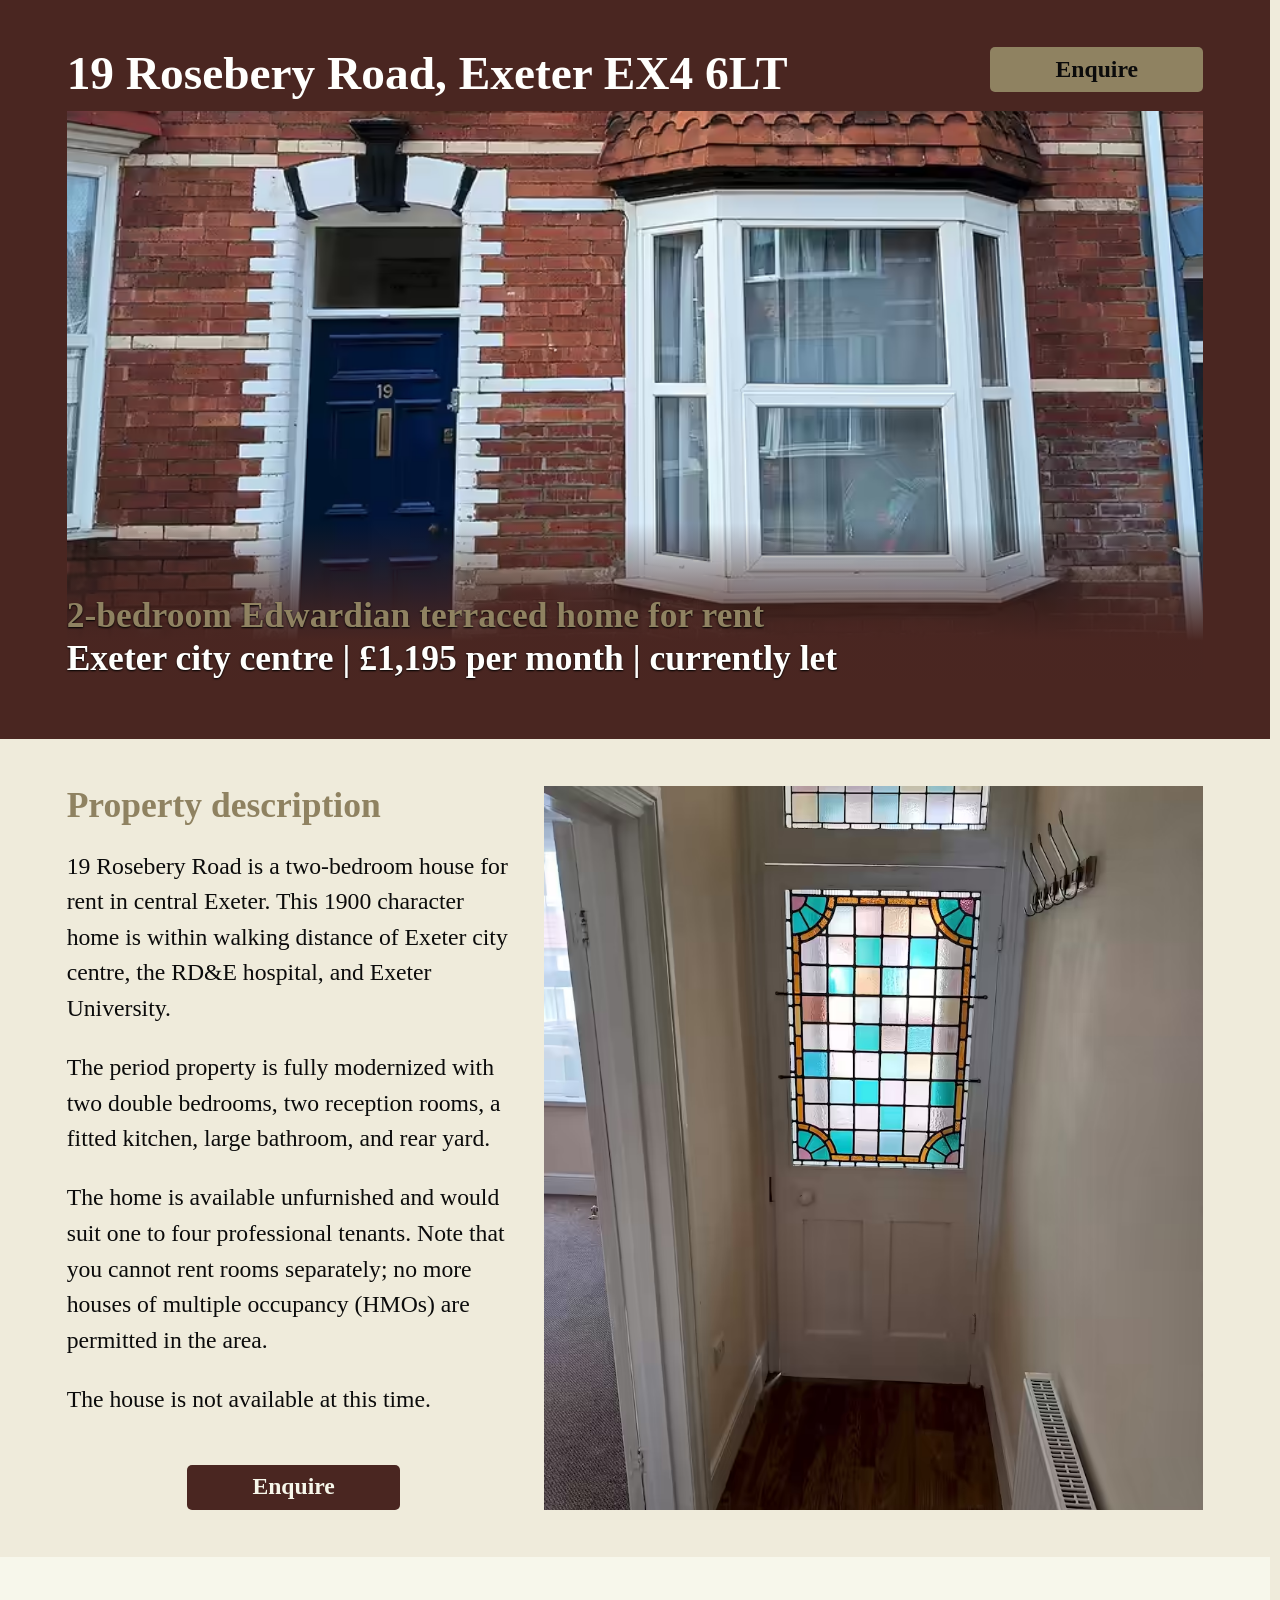
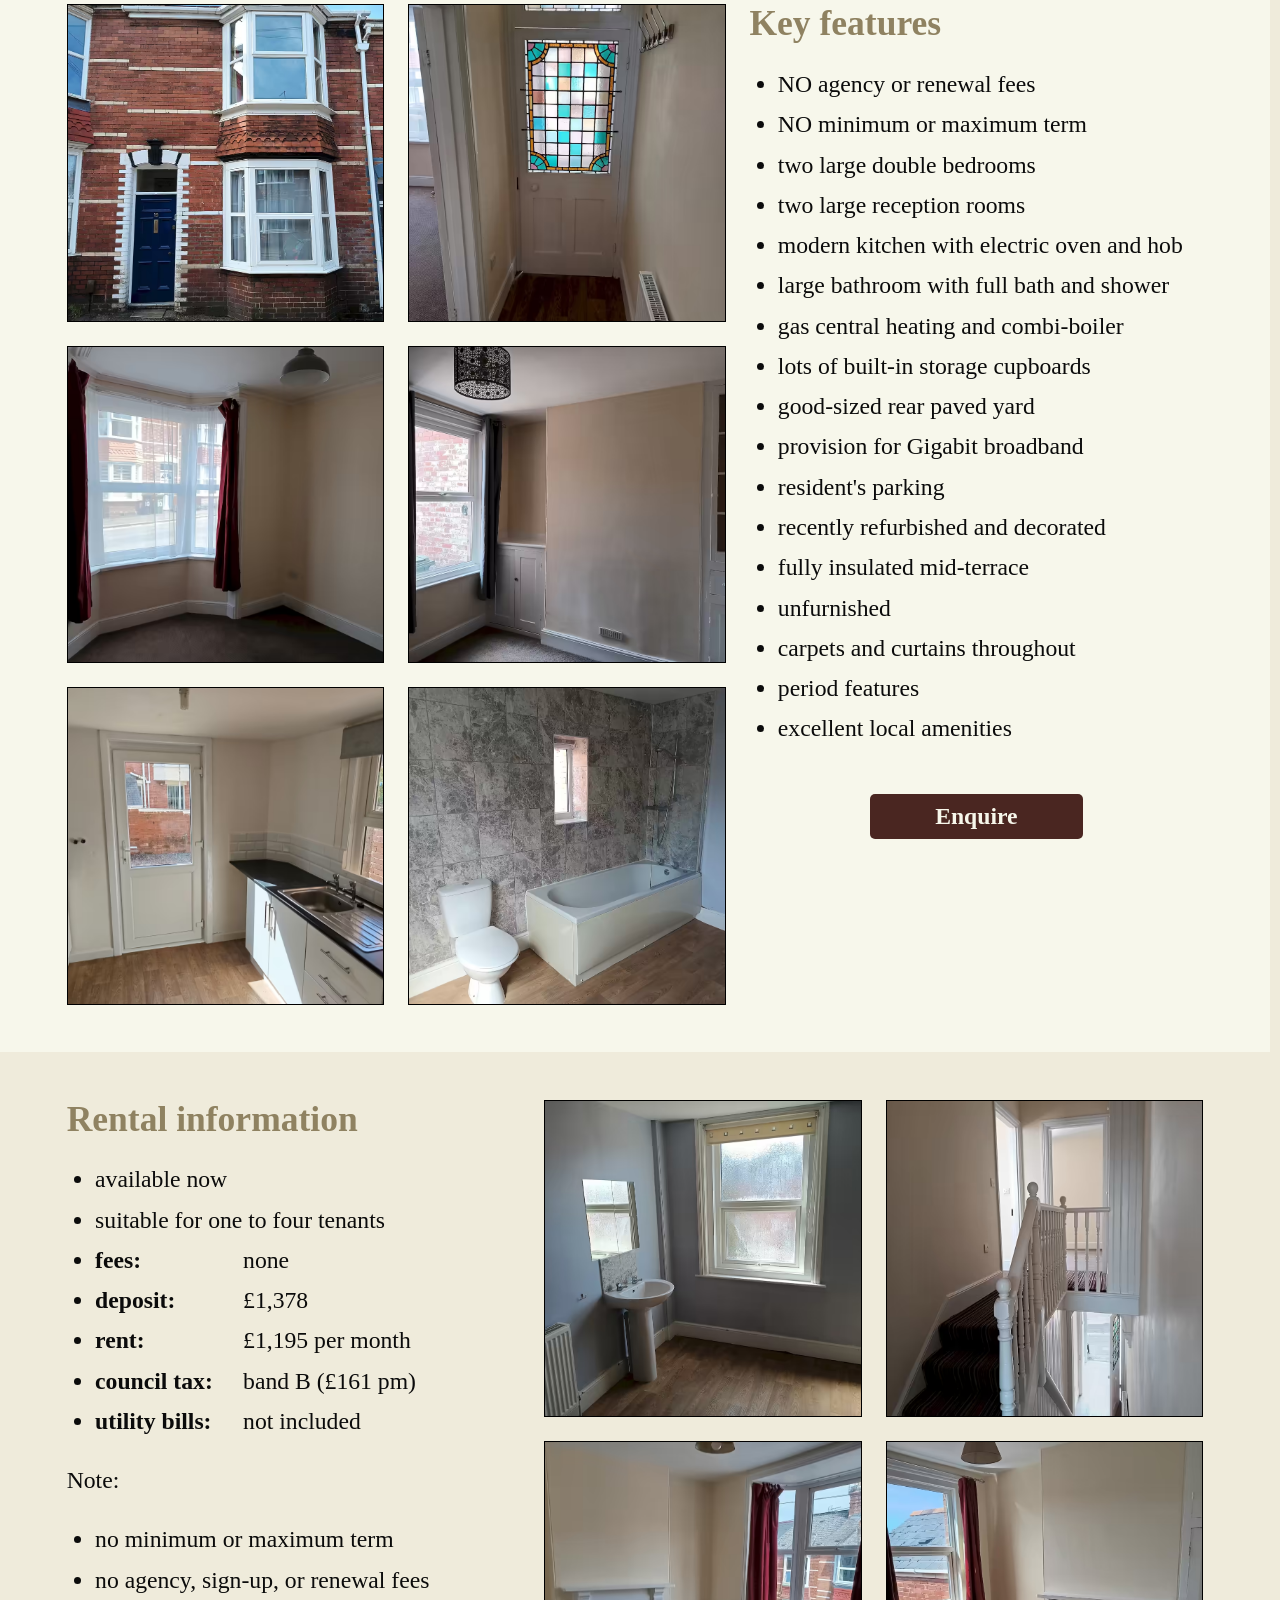
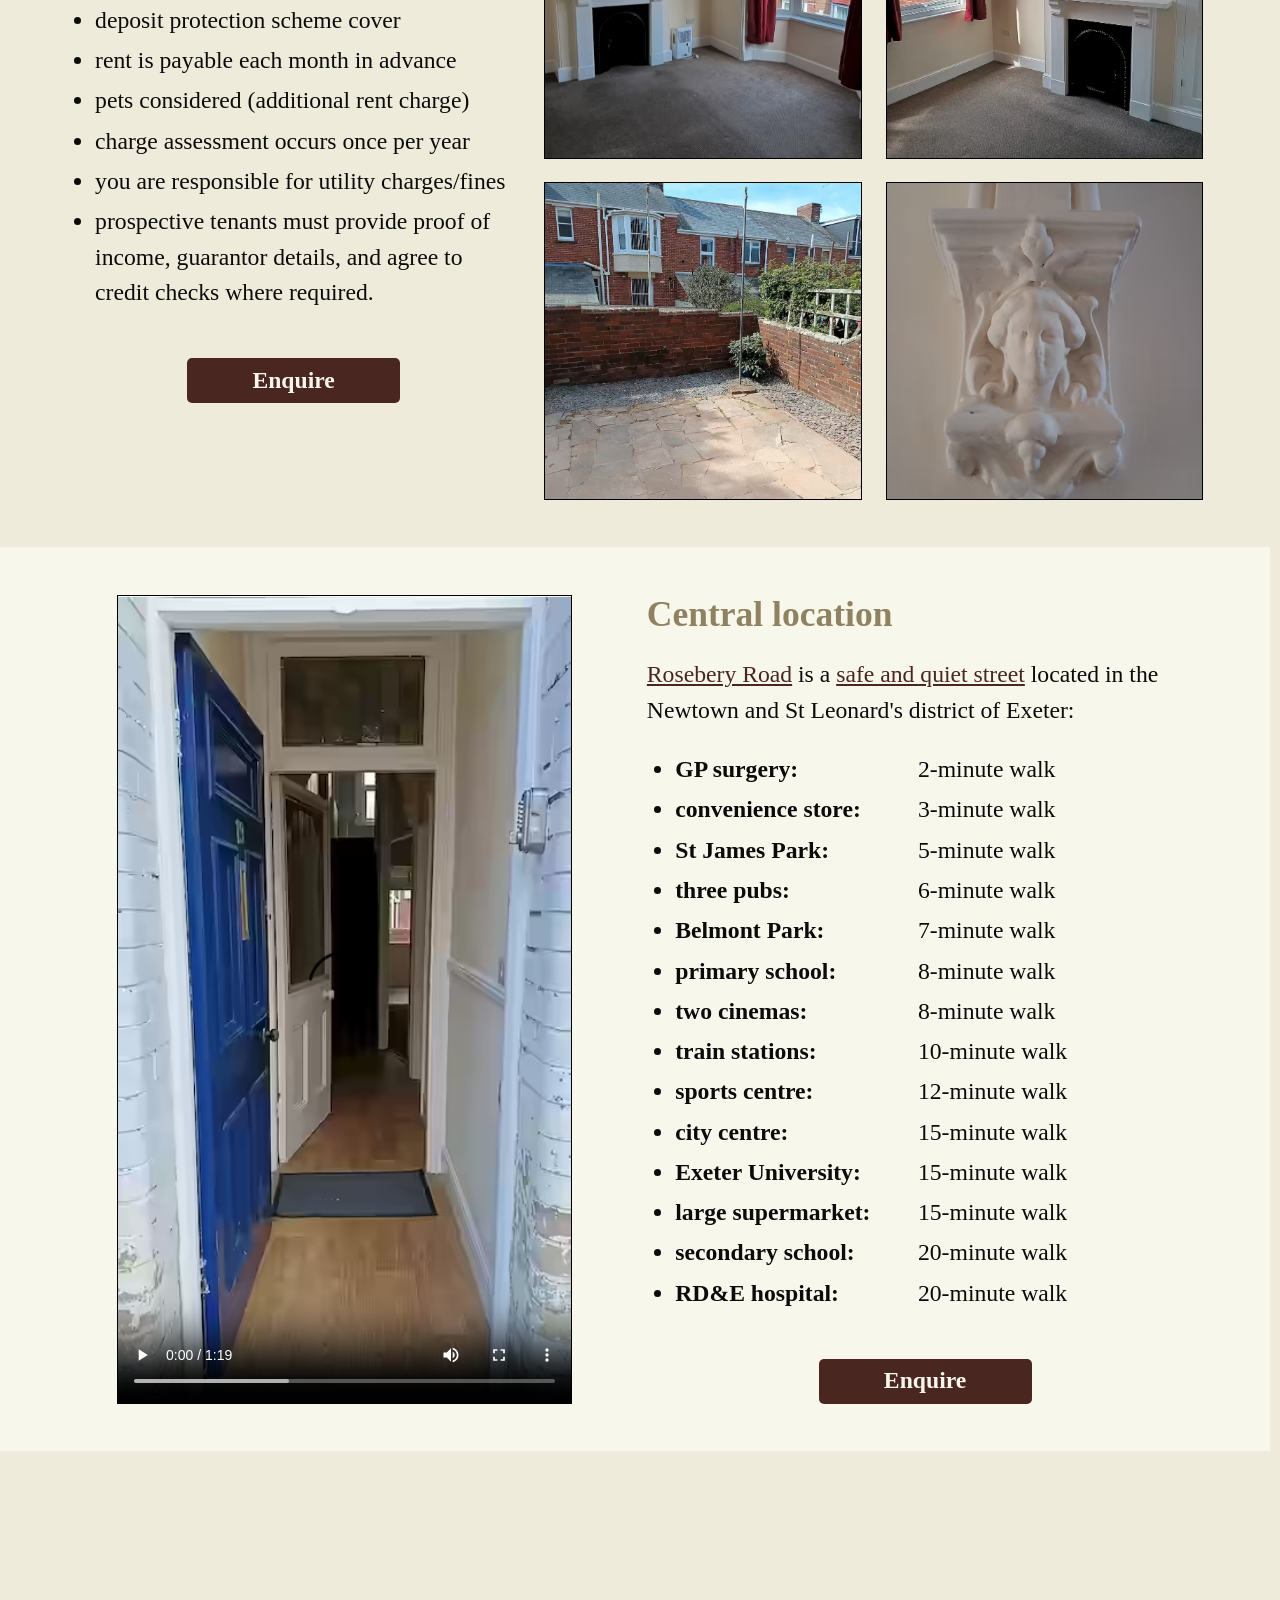
<file: site/index.html>
<!DOCTYPE html>
<html lang="en-GB" dir="ltr">
<head>
<meta charset="UTF-8">
<title>House rental: 19 Rosebery Road, Exeter, Devon EX4 6LT, United Kingdom</title>
<meta name="viewport" content="width=device-width,initial-scale=1">

<!-- CSP -->
<meta http-equiv="Content-Security-Policy" content="default-src 'none';img-src 'self' data:;media-src 'self';font-src 'self';style-src 'self';script-src 'self';connect-src 'self';frame-src https://www.google.com/ https://maps.google.com/;">

<!-- assets -->
<link rel="stylesheet" href="main.css">
<script type="module" src="main.js"></script>

<!-- meta -->
<meta name="description" content="19 Rosebery Road is a 2-bedroom house available for private rental in central Exeter, Devon.">
<meta name="keywords" content="house, home, property, rent, rental, tenancy, tenant, Exeter, Devon, UK">
<link rel="canonical" href="https://roseberyroad.co.uk/">

<!-- search -->
<meta name="robots" content="index,follow">

<!-- application -->
<meta name="application-name" content="19 Rosebery Road">
<meta name="theme-color" content="#fff">
<meta name="mobile-web-app-capable" content="yes">
<meta name="apple-touch-fullscreen" content="yes">
<meta name="apple-mobile-web-app-title" content="19 Rosebery Road">
<meta name="apple-mobile-web-app-capable" content="yes">
<meta name="apple-mobile-web-app-status-bar-style" content="default">

<!-- favicon -->
<link rel="apple-touch-icon" sizes="180x180" href="apple-touch-icon.png">
<link rel="icon" type="image/png" sizes="32x32" href="favicon.png">

</head>
<body>

  <header><div class="inner">

    <p><a href="/" data-mto="info" class="button">Enquire</a></p>

    <h1>19 Rosebery Road, Exeter EX4 6LT</h1>

    <figure>
      <img src="image/19-rosebery-rd-01.avif" width="900" height="1200" alt="19 Rosebery Road, Exeter - front">
      <figcaption>
        2-bedroom Edwardian terraced home for rent
        <span>Exeter city centre | &pound;1,195 per month | currently let</span>
      </figcaption>
    </figure>

  </div></header>

  <main>

    <article><div class="inner split">

      <section>
        <h2>Property description</h2>
        <p>19 Rosebery Road is a two-bedroom house for rent in central Exeter. This 1900 character home is within walking distance of Exeter city centre, the RD&amp;E hospital, and Exeter University.</p>

        <p>The period property is fully modernized with two double bedrooms, two reception rooms, a fitted kitchen, large bathroom, and rear yard.</p>

        <p>The home is available unfurnished and would suit one to four professional tenants. Note that you cannot rent rooms separately; no more houses of multiple occupancy (HMOs) are permitted in the area.</p>

        <p>The house is not available at this time.</p>

        <p><a href="/" data-mto="info" class="button">Enquire</a></p>
      </section>

      <img src="image/19-rosebery-rd-02.avif" width="900" height="1200" alt="19 Rosebery Road, Exeter - hallway" loading="lazy">

    </div></article>

    <article class="alt"><div class="inner split">

      <section>

        <h2>Key features</h2>
        <ul class="features">
          <li>NO agency or renewal fees</li>
          <li>NO minimum or maximum term</li>
          <li>two large double bedrooms</li>
          <li>two large reception rooms</li>
          <li>modern kitchen with electric oven and hob</li>
          <li>large bathroom with full bath and shower</li>
          <li>gas central heating and combi-boiler</li>
          <li>lots of built-in storage cupboards</li>
          <li>good-sized rear paved yard</li>
          <li>provision for Gigabit broadband</li>
          <li>resident's parking</li>
          <li>recently refurbished and decorated</li>
          <li>fully insulated mid-terrace</li>
          <li>unfurnished</li>
          <li>carpets and curtains throughout</li>
          <li>period features</li>
          <li>excellent local amenities</li>
        </ul>

        <p><a href="/" data-mto="info" class="button">Enquire</a></p>

      </section>

      <ul class="images">
        <li><img src="image/19-rosebery-rd-01.avif" width="900" height="1200" alt="19 Rosebery Road, Exeter - front" loading="lazy"></li>
        <li><img src="image/19-rosebery-rd-02.avif" width="900" height="1200" alt="19 Rosebery Road, Exeter - hallway" loading="lazy"></li>
        <li><img src="image/19-rosebery-rd-03.avif" width="900" height="1200" alt="19 Rosebery Road, Exeter - front room" loading="lazy"></li>
        <li><img src="image/19-rosebery-rd-04.avif" width="1200" height="900" alt="19 Rosebery Road, Exeter - rear dining room" loading="lazy"></li>
        <li><img src="image/19-rosebery-rd-05.avif" width="1200" height="900" alt="19 Rosebery Road, Exeter - kitchen" loading="lazy"></li>
        <li><img src="image/19-rosebery-rd-06.avif" width="1200" height="900" alt="19 Rosebery Road, Exeter - bathroom" loading="lazy"></li>
      </ul>

    </div></article>

    <article><div class="inner split">

      <section>

        <h2>Rental information</h2>

        <ul class="features">
          <li>available now</li>
          <li>suitable for one to four tenants</li>
          <li><strong>fees:</strong> none</li>
          <li><strong>deposit:</strong> &pound;1,378</li>
          <li><strong>rent:</strong> &pound;1,195 per month</li>
          <li><strong>council tax:</strong> band B (&pound;161 pm)</li>
          <li><strong>utility bills:</strong> not included</li>
        </ul>

        <p>Note:</p>

        <ul class="features">
          <li>no minimum or maximum term</li>
          <li>no agency, sign-up, or renewal fees</li>
          <li>deposit protection scheme cover</li>
          <li>rent is payable each month in advance</li>
          <li>pets considered (additional rent charge)</li>
          <li>charge assessment occurs once per year</li>
          <li>you are responsible for utility charges/fines</li>
          <li>prospective tenants must provide proof of income, guarantor details, and agree to credit checks where required.</li>
        </ul>

        <p><a href="/" data-mto="info" class="button">Enquire</a></p>

      </section>

      <ul class="images">
        <li><img src="image/19-rosebery-rd-07.avif" width="1200" height="900" alt="19 Rosebery Road, Exeter - bathroom sink" loading="lazy"></li>
        <li><img src="image/19-rosebery-rd-08.avif" width="900" height="1200" alt="19 Rosebery Road, Exeter - landing" loading="lazy"></li>
        <li><img src="image/19-rosebery-rd-09.avif" width="1200" height="900" alt="19 Rosebery Road, Exeter - front bedroom" loading="lazy"></li>
        <li><img src="image/19-rosebery-rd-10.avif" width="900" height="1200" alt="19 Rosebery Road, Exeter - rear bedroom" loading="lazy"></li>
        <li><img src="image/19-rosebery-rd-11.avif" width="1200" height="900" alt="19 Rosebery Road, Exeter - back yard" loading="lazy"></li>
        <li><img src="image/19-rosebery-rd-12.avif" width="900" height="1200" alt="19 Rosebery Road, Exeter - period features" loading="lazy"></li>
      </ul>

    </div></article>

    <article class="alt"><div class="inner split">

      <section>

        <h2>Central location</h2>

        <p><a href="https://www.streetcheck.co.uk/postcode/ex46lt">Rosebery Road</a> is a <a href="https://www.streetcheck.co.uk/crime/ex46lt">safe and quiet street</a> located in the Newtown and St Leonard's district of Exeter:</p>

        <ul class="features walk">
          <li><strong>GP surgery:</strong> 2-minute walk</li>
          <li><strong>convenience store:</strong> 3-minute walk</li>
          <li><strong>St James Park:</strong> 5-minute walk</li>
          <li><strong>three pubs:</strong> 6-minute walk</li>
          <li><strong>Belmont Park:</strong> 7-minute walk</li>
          <li><strong>primary school:</strong> 8-minute walk</li>
          <li><strong>two cinemas:</strong> 8-minute walk</li>
          <li><strong>train stations:</strong> 10-minute walk</li>
          <li><strong>sports centre:</strong> 12-minute walk</li>
          <li><strong>city centre:</strong> 15-minute walk</li>
          <li><strong>Exeter University:</strong> 15-minute walk</li>
          <li><strong>large supermarket:</strong> 15-minute walk</li>
          <li><strong>secondary school:</strong> 20-minute walk</li>
          <li><strong>RD&amp;E hospital:</strong> 20-minute walk</li>
        </ul>

        <p><a href="/" data-mto="info" class="button">Enquire</a></p>

      </section>

      <section>
        <video controls poster="video/2026-rosebery.avif" width="360" height="640" loading="lazy" preload="metadata">
          <source src="video/2026-rosebery.av1.mp4" type="video/mp4;codecs=av01.0.05M.08,opus">
        </video>
      </section>

    </div></article>

    <article class="full">

      <iframe src="https://maps.google.com/maps?q=19%20Rosebery%20Road,%20Exeter%20EX4%206LT&amp;t=&amp;z=16&amp;ie=UTF8&amp;iwloc=&amp;output=embed" title="Rosebery Road, Exeter location map" scrolling="no" marginheight="0" marginwidth="0" class="alignfull" loading="lazy" width="100%" height="800px" frameborder="0"></iframe>

    </article>

  </main>

</body>
</html>
</file>
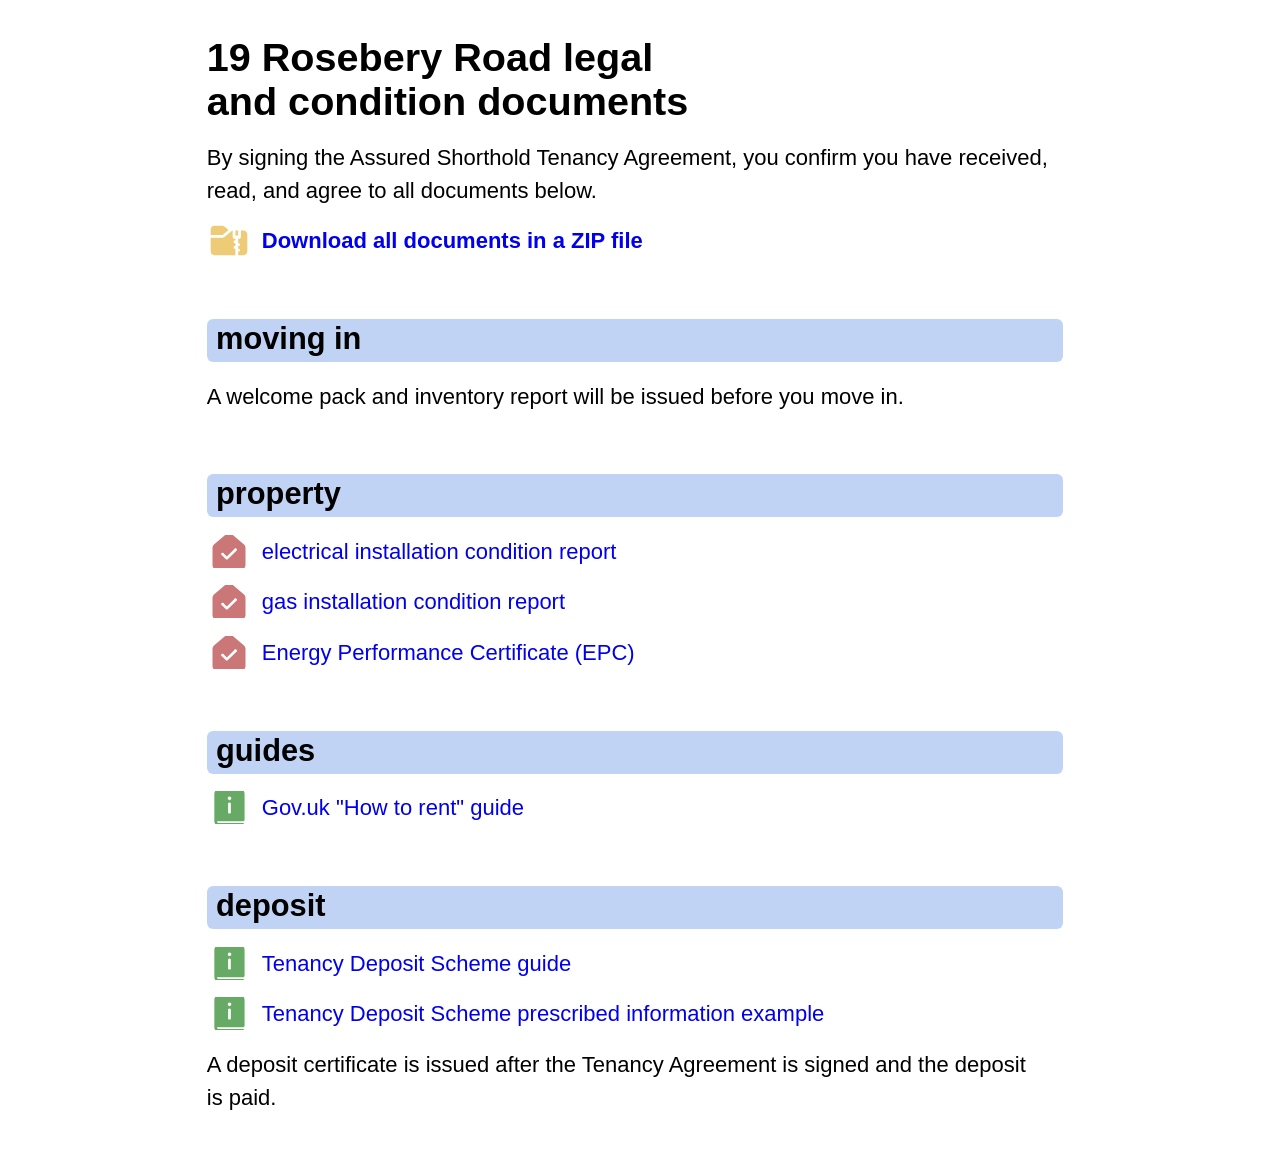
<file: site/doc/index.html>
<!DOCTYPE html>
<html lang="en-GB" dir="ltr">
<head>
<meta charset="UTF-8">
<title>19 Rosebery Road documents</title>
<meta name="viewport" content="width=device-width,initial-scale=1">

<meta http-equiv="Content-Security-Policy" content="default-src 'self';img-src 'self' data:;">
<link rel="stylesheet" href="doc.css">
<meta name="robots" content="noindex,nofollow">

<!-- application -->
<meta name="application-name" content="19 Rosebery Road">
<meta name="theme-color" content="#fff">
<meta name="mobile-web-app-capable" content="yes">
<meta name="apple-touch-fullscreen" content="yes">
<meta name="apple-mobile-web-app-title" content="19 Rosebery Road">
<meta name="apple-mobile-web-app-capable" content="yes">
<meta name="apple-mobile-web-app-status-bar-style" content="default">

<!-- favicon -->
<link rel="apple-touch-icon" sizes="180x180" href="/apple-touch-icon.png">
<link rel="icon" type="image/png" sizes="32x32" href="/favicon.png">

</head>
<body class="property">

<header>
  <h1>19 Rosebery Road legal and condition documents</h1>
</header>

<main>
<p class="warn">By signing the Assured Shorthold Tenancy Agreement, you confirm you have received, read, and agree to all documents below.</p>

<p><a href="19rosebery-road-documents.zip" download>Download all documents in a ZIP file</a></p>

<!--
<h2>contract</h2>

<ul class="download contracts">
  <li><a href="contract-sample.html">Assured Shorthold Tenancy Agreement</a></li>
</ul>
-->

<h2>moving in</h2>
<ul class="download guides">
  <li>A welcome pack and inventory report will be issued before you move in.</li>
</ul>

<h2>property</h2>
<ul class="download property">
  <li><a href="electricity.pdf">electrical installation condition report</a></li>
  <li><a href="gas.pdf">gas installation condition report</a></li>
  <li><a href="epc.pdf">Energy Performance Certificate (EPC)</a></li>
</ul>

<h2>guides</h2>
<ul class="download guides">
  <li><a href="https://www.gov.uk/government/publications/how-to-rent">Gov.uk "How to rent" guide</a></li>
</ul>

<h2>deposit</h2>
<ul class="download guides">
  <li><a href="tenancy-deposit-scheme.pdf">Tenancy Deposit Scheme guide</a></li>
  <li><a href="tps-prescribed-information.pdf">Tenancy Deposit Scheme prescribed information example</a></li>
</ul>

<p>A deposit certificate is issued after the Tenancy Agreement is signed and the deposit is paid.</p>
</main>

</body>
</html>
</file>
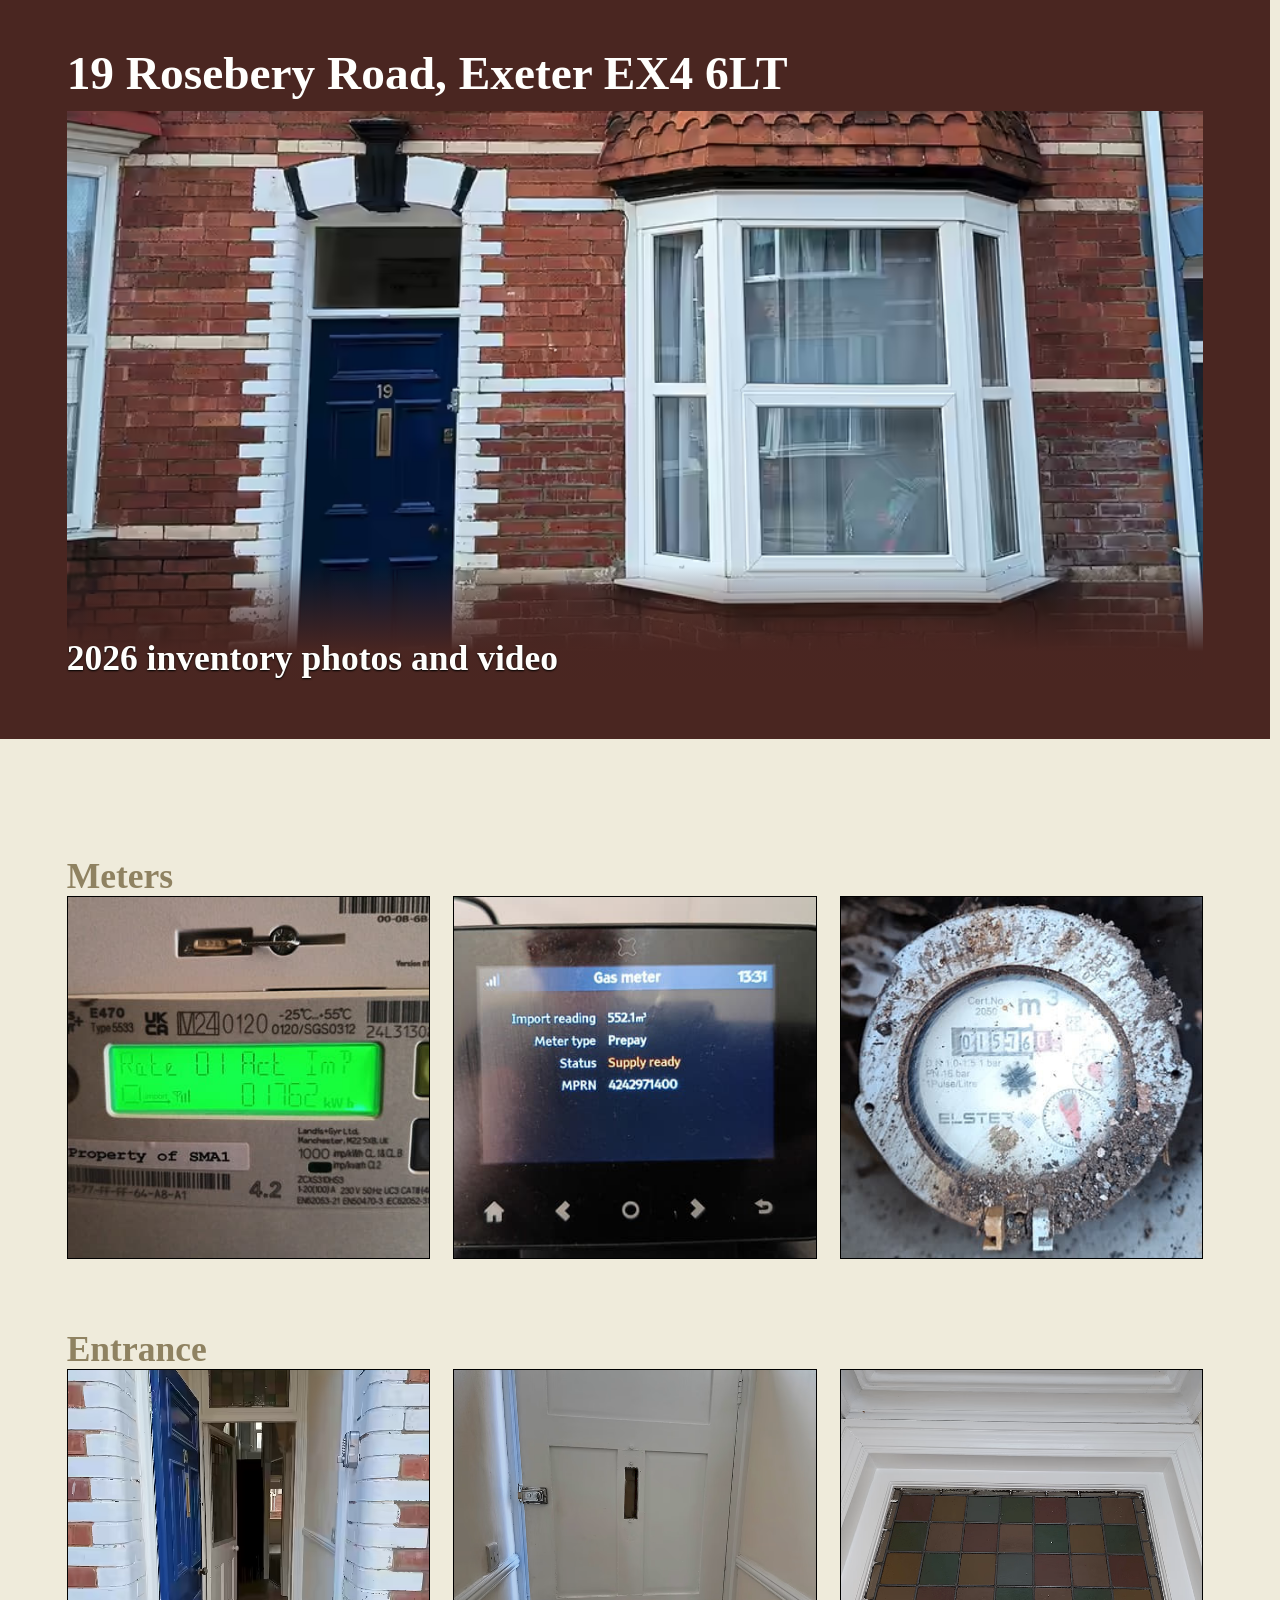
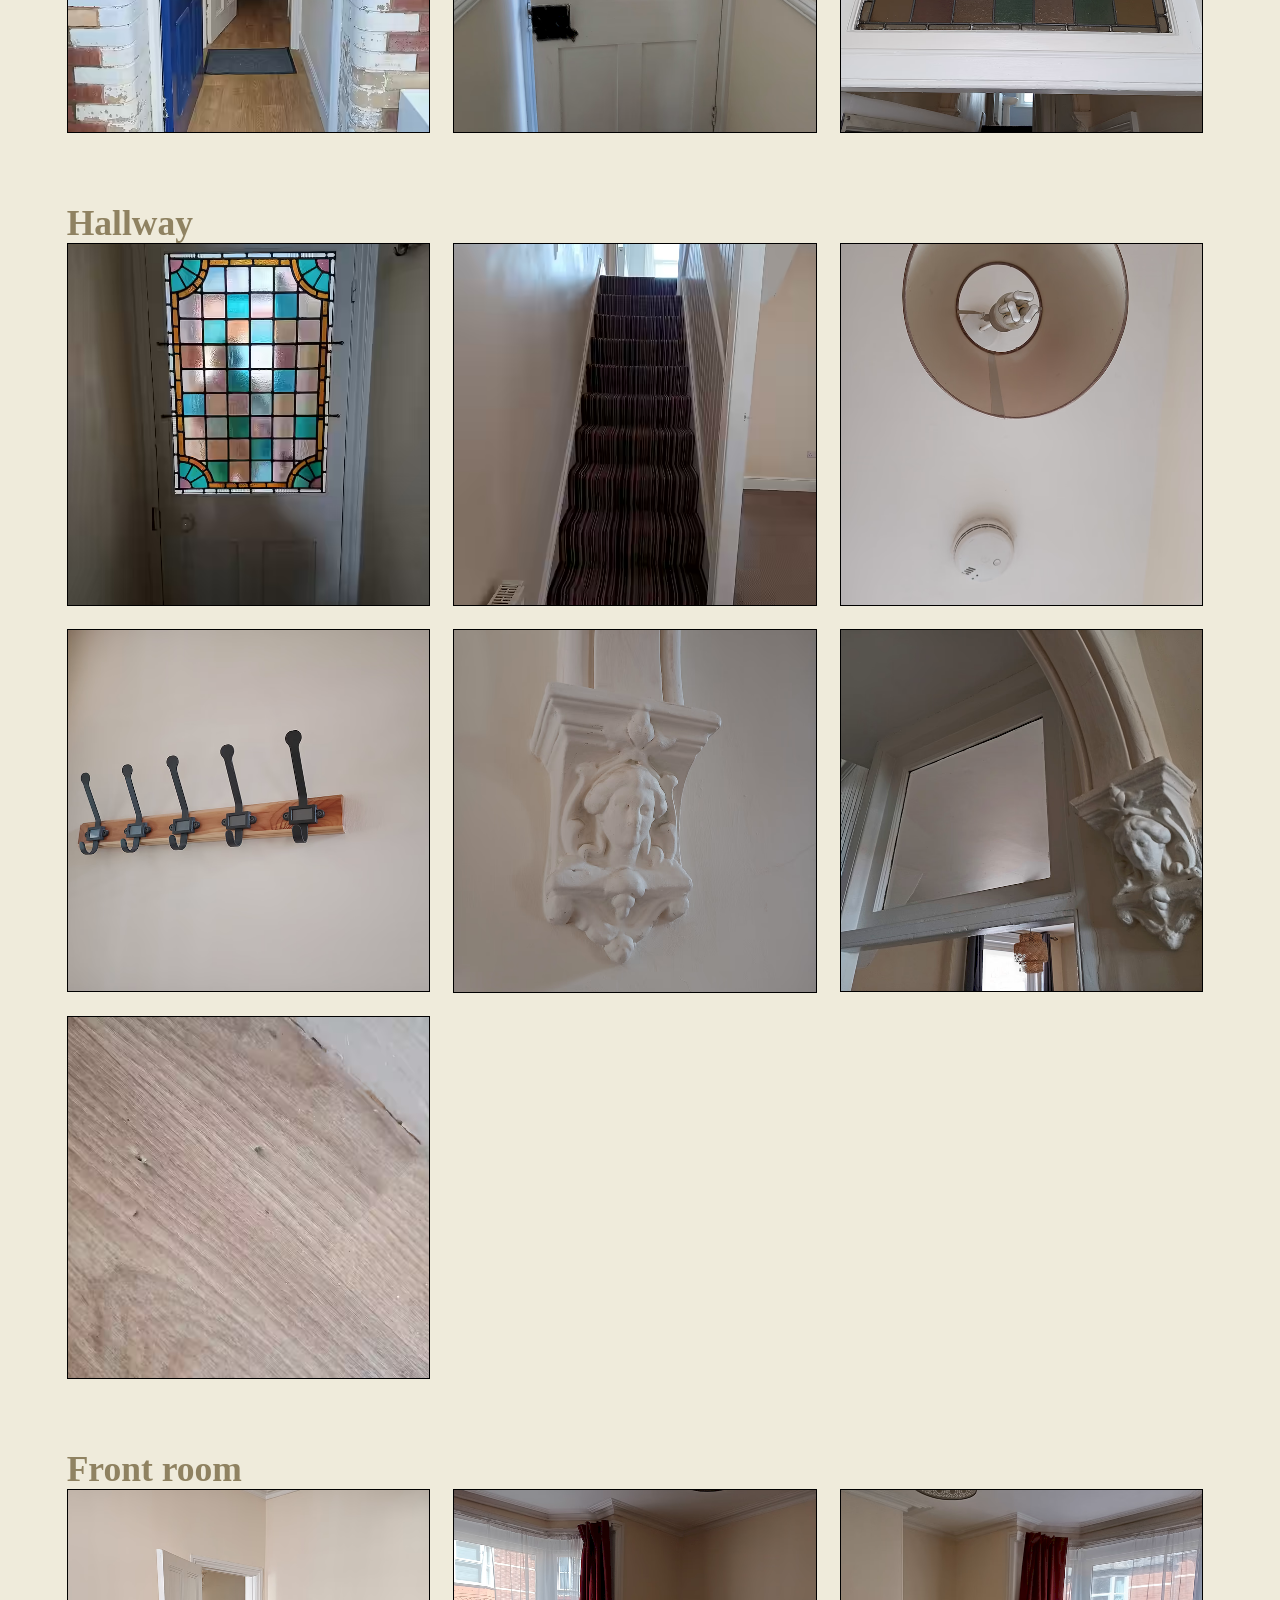
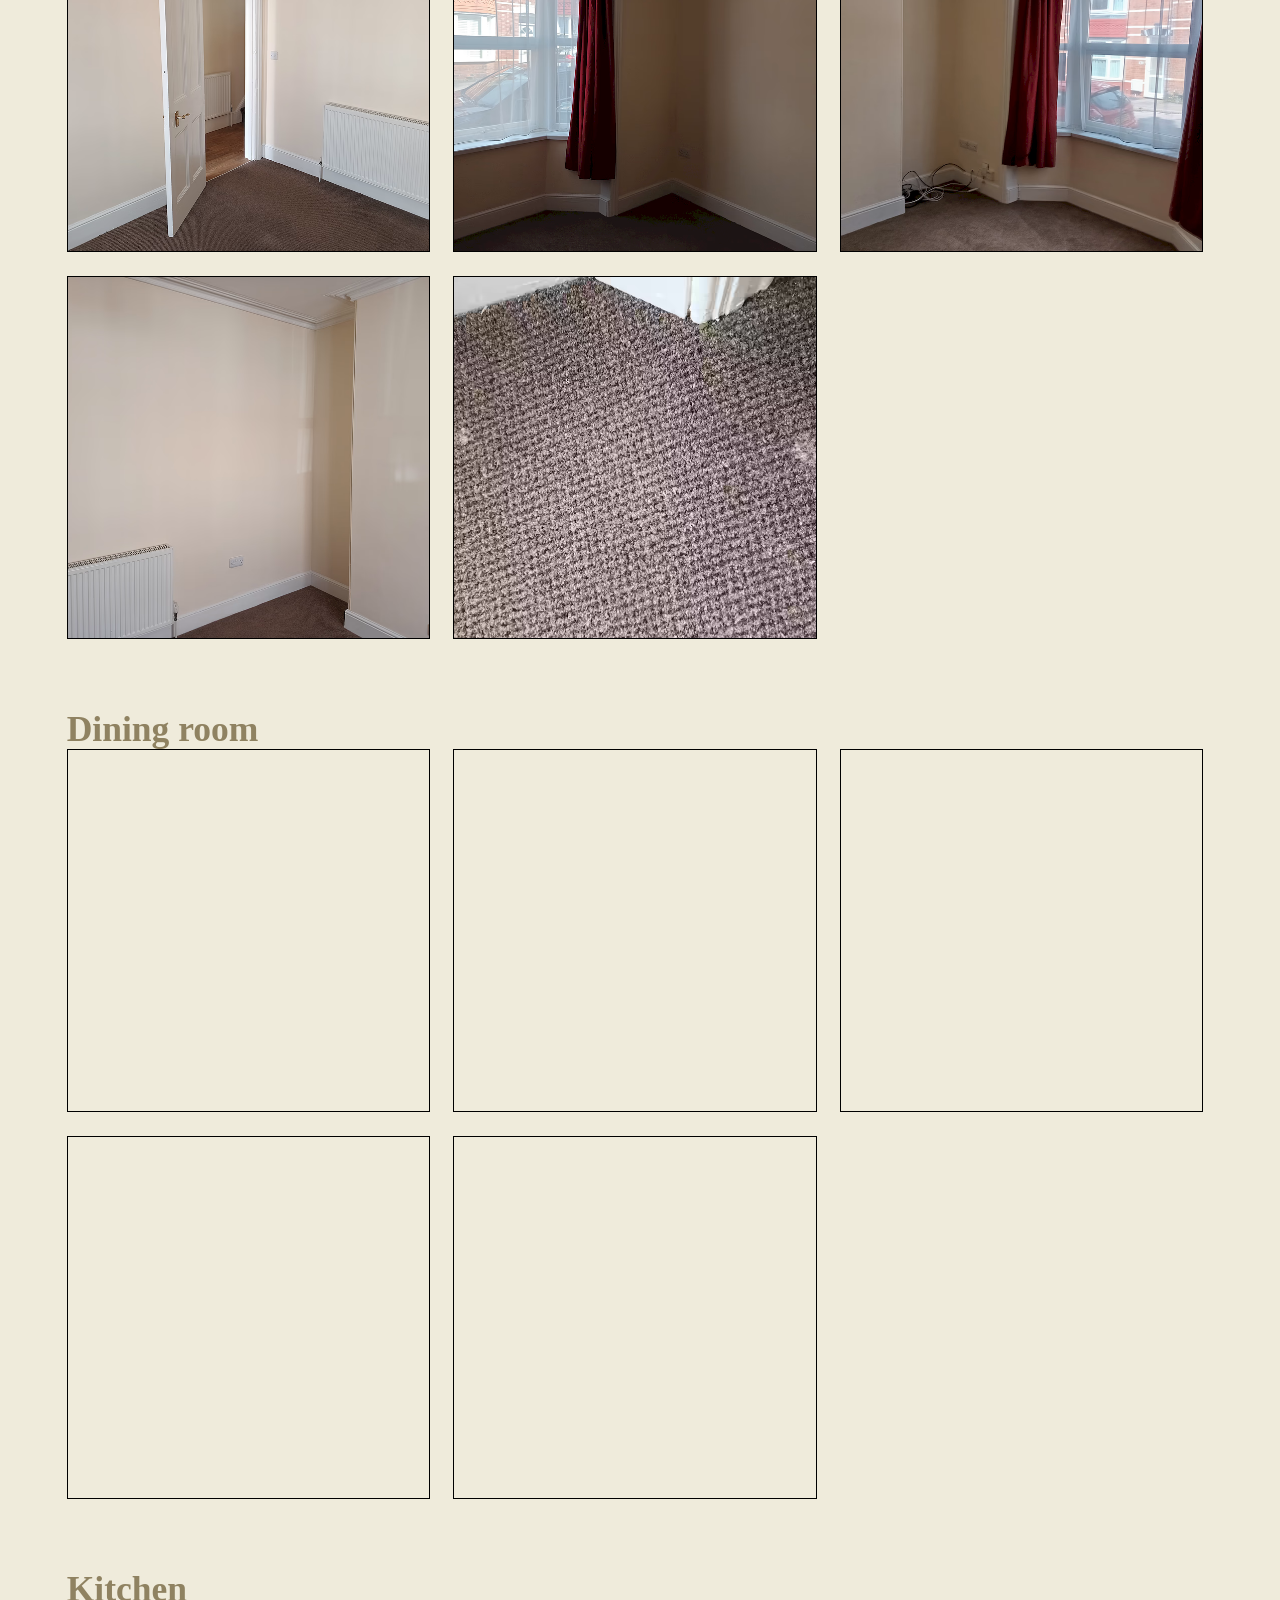
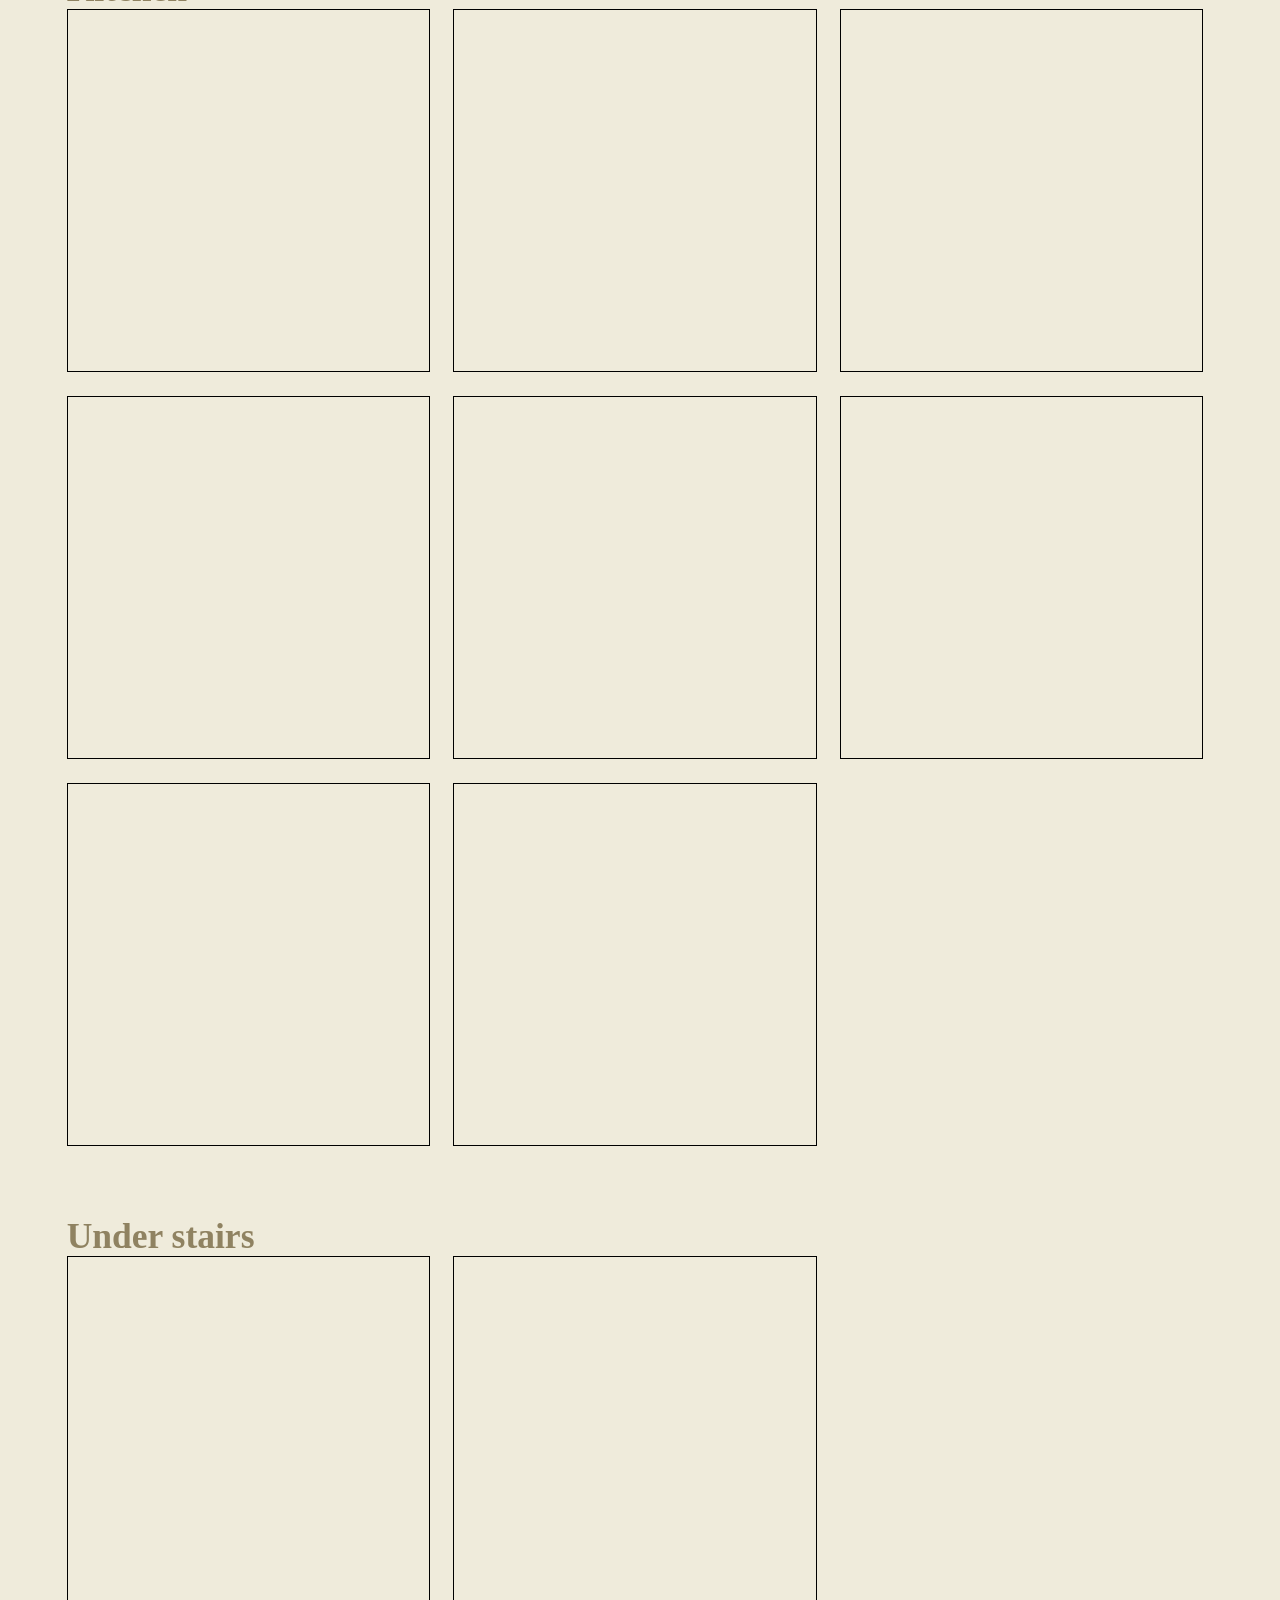
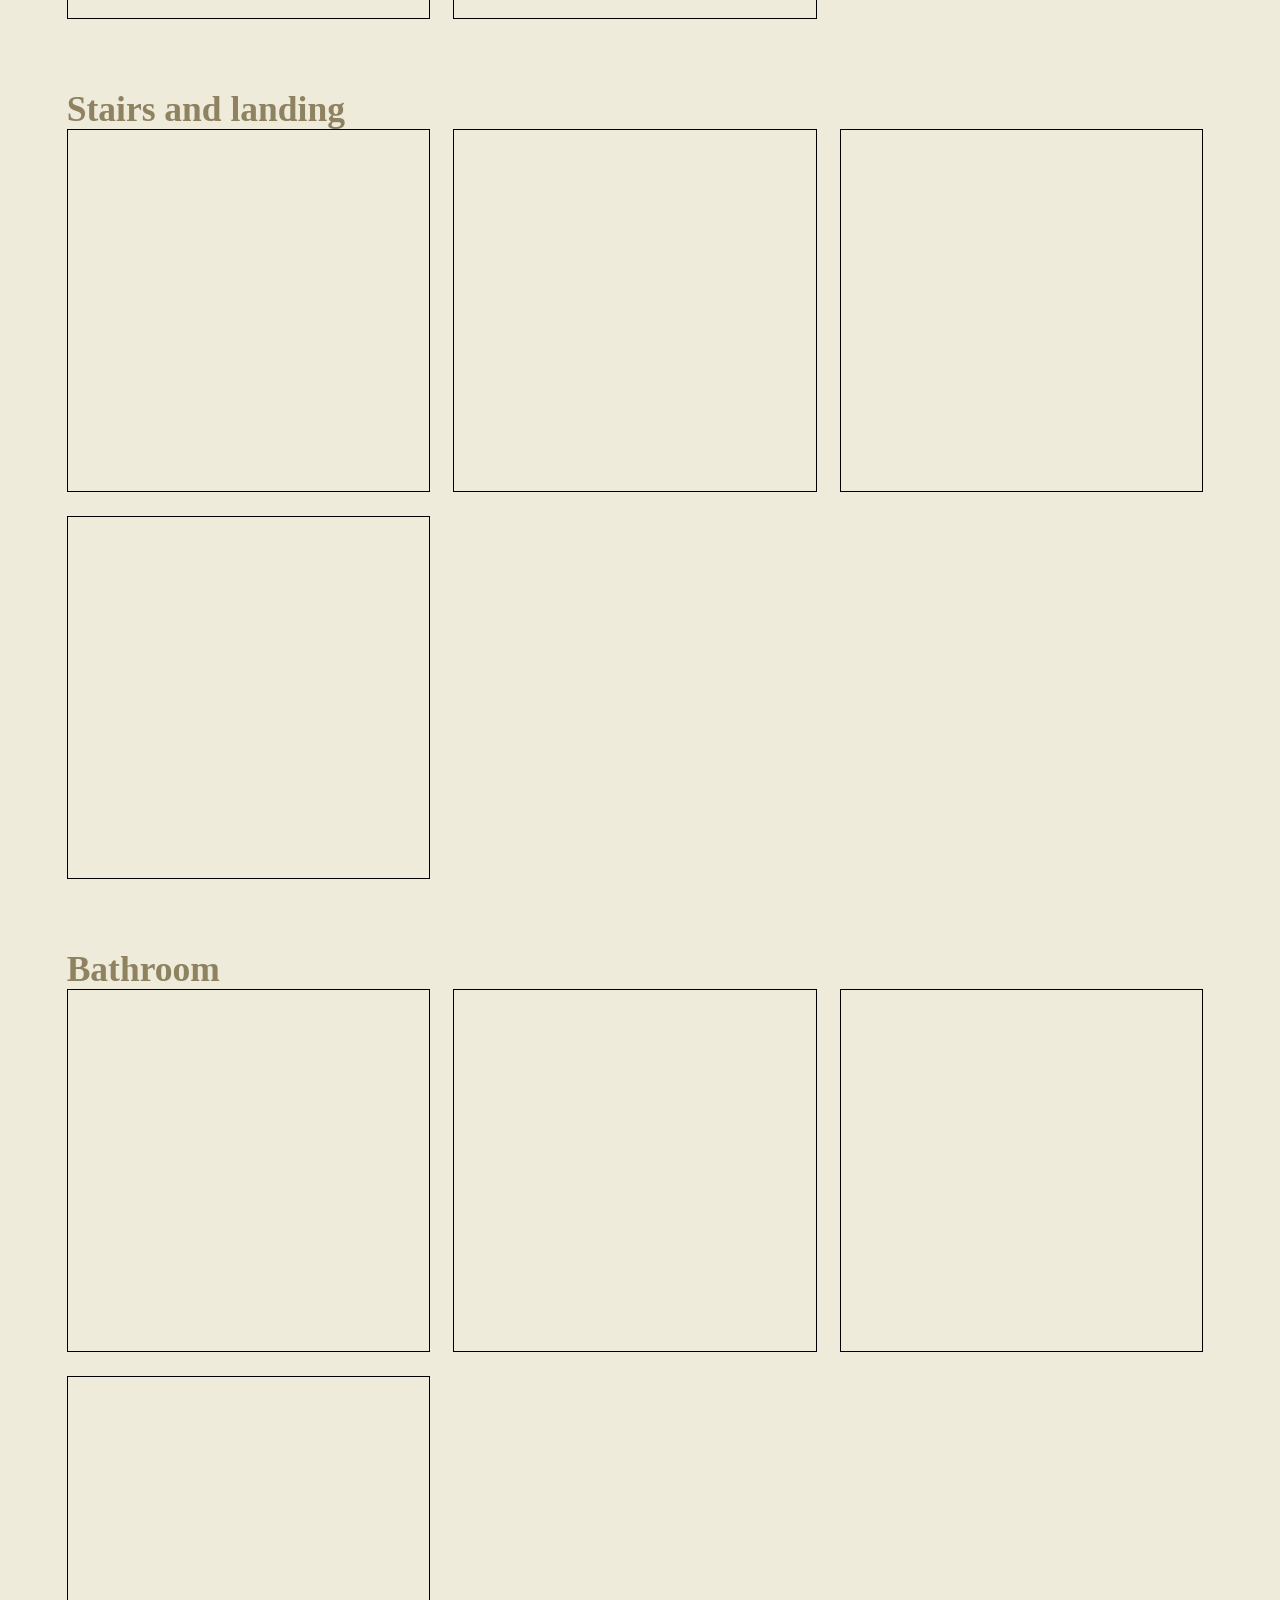
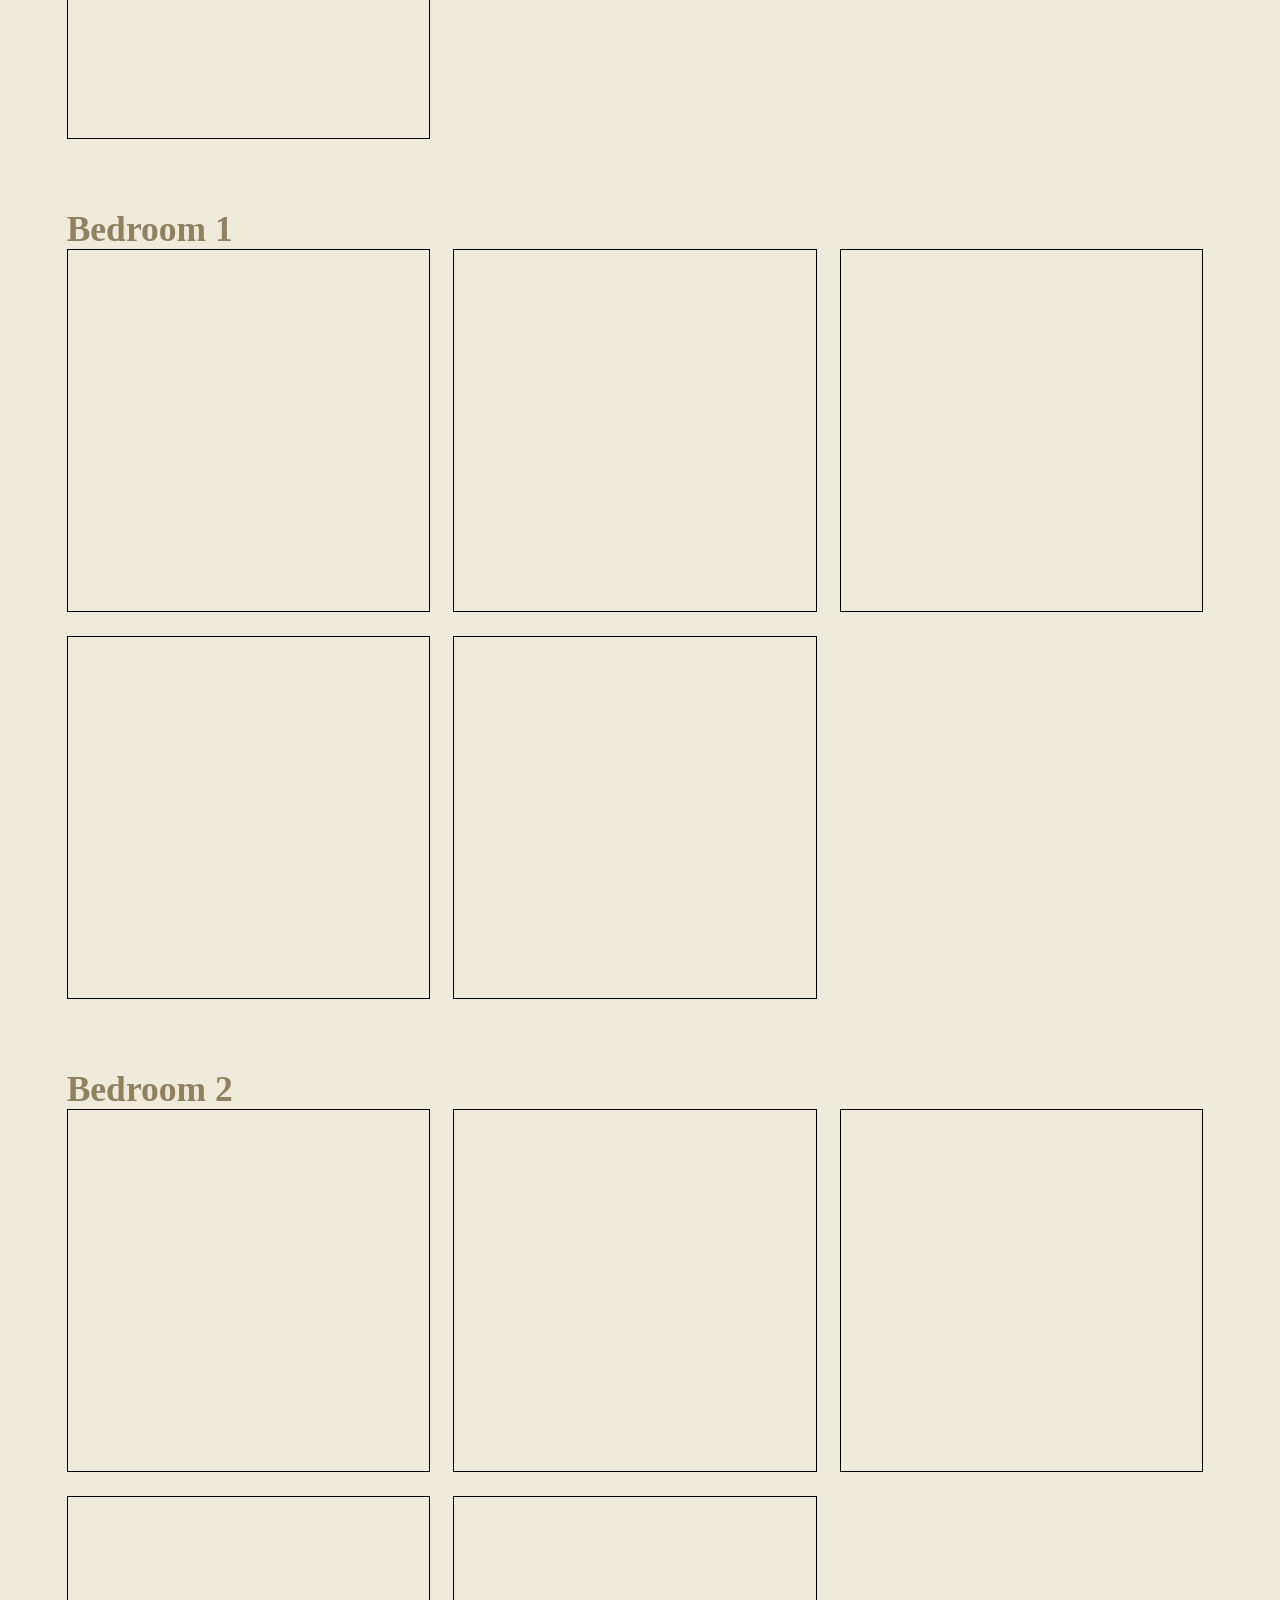
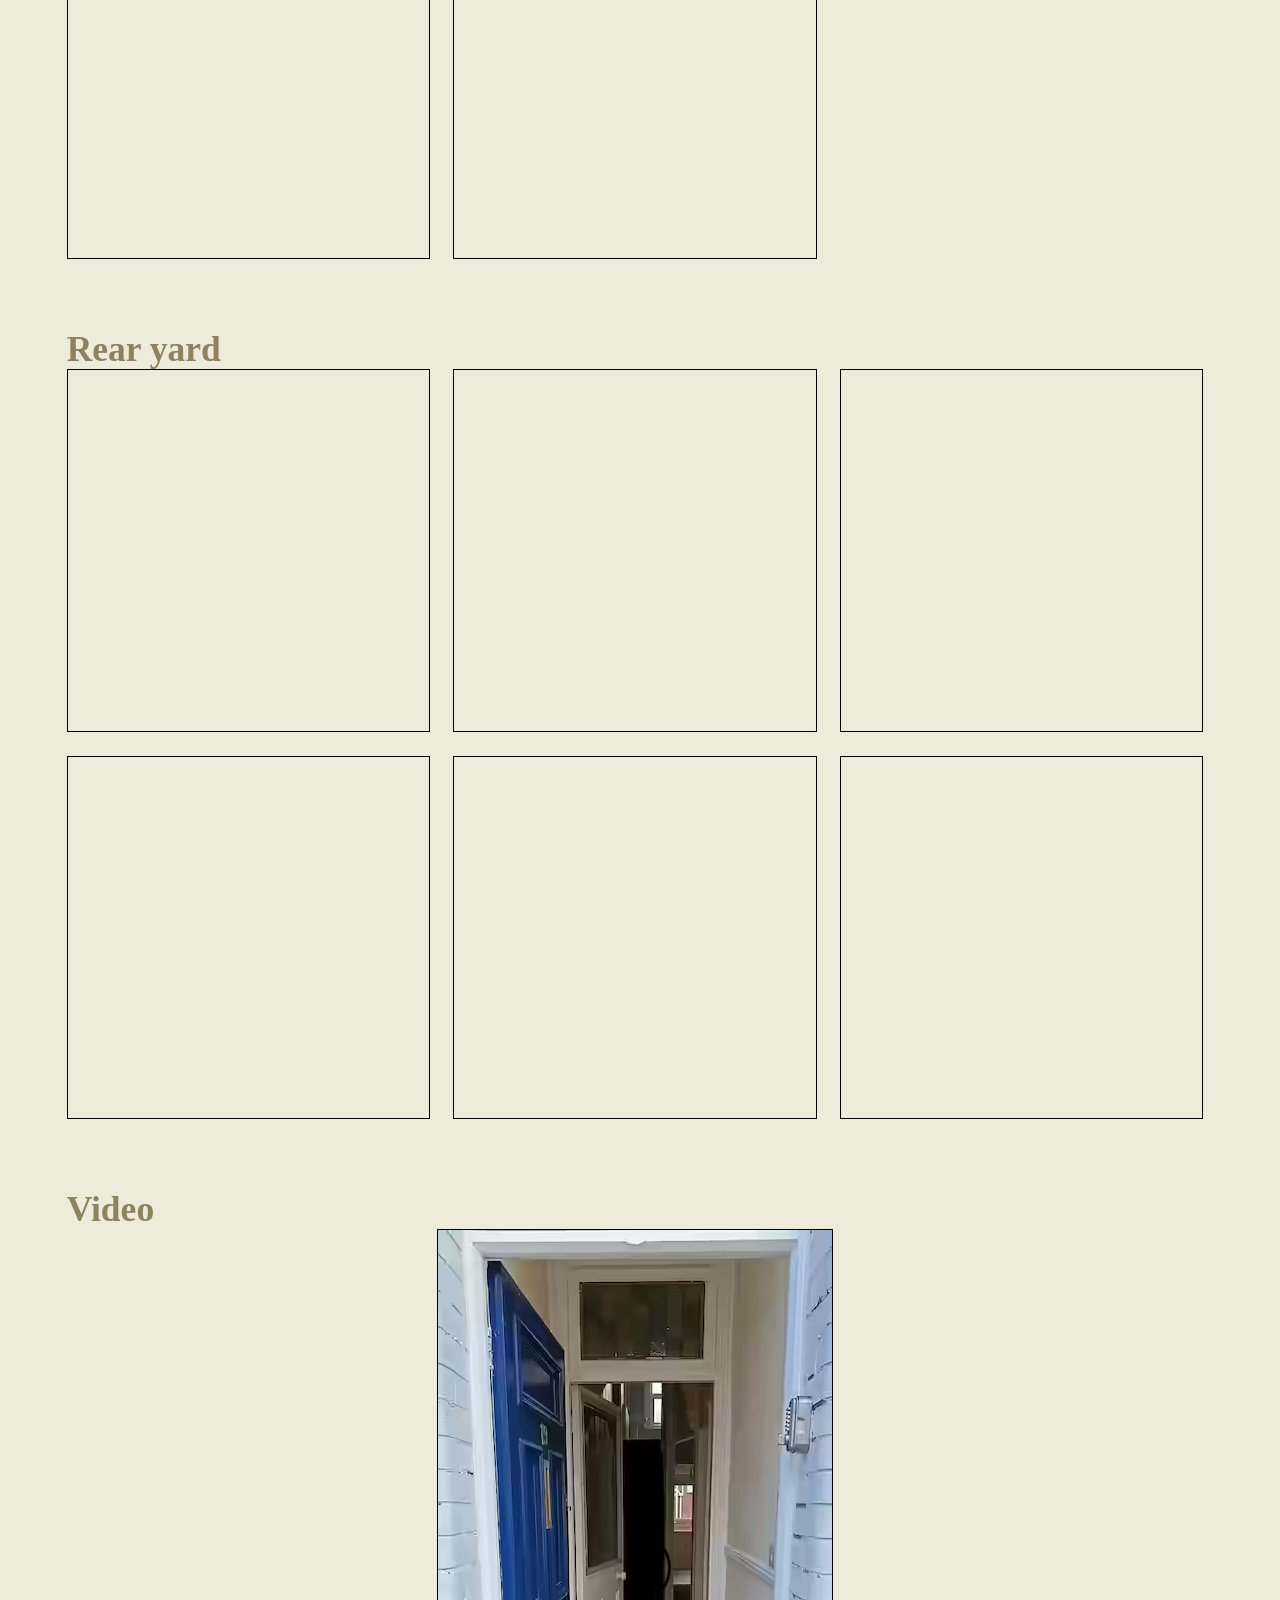
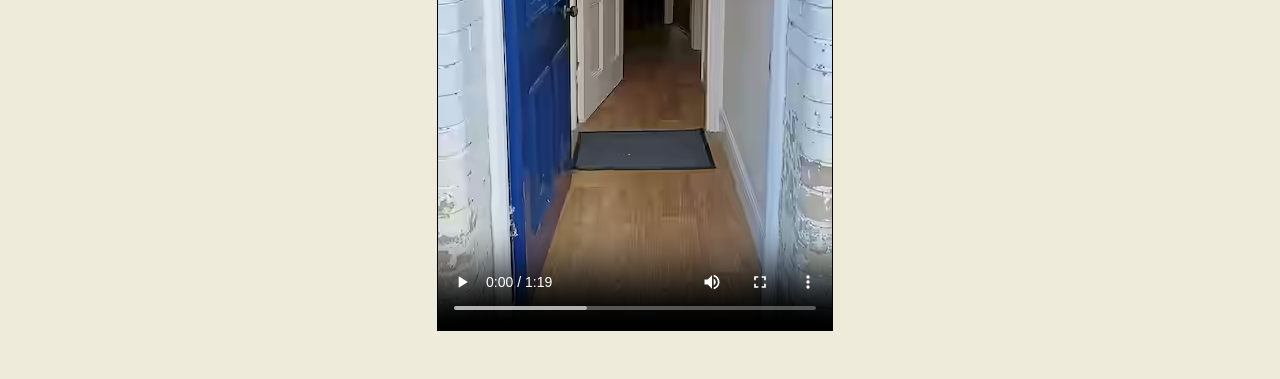
<file: site/2026.html>
<!DOCTYPE html>
<html lang="en-GB" dir="ltr">
<head>
<meta charset="UTF-8">
<title>House rental: 19 Rosebery Road, Exeter, Devon EX4 6LT, United Kingdom</title>
<meta name="viewport" content="width=device-width,initial-scale=1">

<!-- CSP -->
<meta http-equiv="Content-Security-Policy" content="default-src 'none';img-src 'self' data:;media-src 'self';font-src 'self';style-src 'self';script-src 'self';connect-src 'self';frame-src https://www.google.com/ https://maps.google.com/;">

<!-- assets -->
<link rel="stylesheet" href="main.css">
<script type="module" src="main.js"></script>

<!-- meta -->
<meta name="description" content="19 Rosebery Road is a 2-bedroom house available for private rental in central Exeter, Devon.">
<meta name="keywords" content="house, home, property, rent, rental, tenancy, tenant, Exeter, Devon, UK">
<link rel="canonical" href="https://19rosebery.co.uk/">

<!-- search -->
<meta name="robots" content="index,follow">

<!-- application -->
<meta name="application-name" content="19 Rosebery Road">
<meta name="theme-color" content="#fff">
<meta name="mobile-web-app-capable" content="yes">
<meta name="apple-touch-fullscreen" content="yes">
<meta name="apple-mobile-web-app-title" content="19 Rosebery Road">
<meta name="apple-mobile-web-app-capable" content="yes">
<meta name="apple-mobile-web-app-status-bar-style" content="default">

<!-- favicon -->
<link rel="apple-touch-icon" sizes="180x180" href="apple-touch-icon.png">
<link rel="icon" type="image/png" sizes="32x32" href="favicon.png">

</head>
<body>

  <header><div class="inner">

    <h1>19 Rosebery Road, Exeter EX4 6LT</h1>

    <figure>
      <img src="image/19-rosebery-rd-01.avif" width="900" height="1200" alt="19 Rosebery Road, Exeter - front">
      <figcaption>
        <span>2026 inventory photos and video</span>
      </figcaption>
    </figure>

  </div></header>

  <main>

    <article class="sections"><div class="inner">

      <h2 id="meters">Meters</h2>

      <ul class="images">
        <li><img src="image/2026/00-meter-electric.jpg" alt="19 Rosebery Road, Exeter" loading="lazy"></li>
        <li><img src="image/2026/00-meter-gas.jpg" alt="19 Rosebery Road, Exeter" loading="lazy"></li>
        <li><img src="image/2026/00-meter-water.jpg" alt="19 Rosebery Road, Exeter" loading="lazy"></li>
      </ul>

      <h2 id="entrance">Entrance</h2>

      <ul class="images">
        <li><img src="image/2026/01-entrance-01.avif" alt="19 Rosebery Road, Exeter" loading="lazy"></li>
        <li><img src="image/2026/01-entrance-02.avif" alt="19 Rosebery Road, Exeter" loading="lazy"></li>
        <li><img src="image/2026/01-entrance-03.avif" alt="19 Rosebery Road, Exeter" loading="lazy"></li>
      </ul>

      <h2 id="hall">Hallway</h2>

      <ul class="images">
        <li><img src="image/2026/02-hallway-01.avif" alt="19 Rosebery Road, Exeter" loading="lazy"></li>
        <li><img src="image/2026/02-hallway-02.avif" alt="19 Rosebery Road, Exeter" loading="lazy"></li>
        <li><img src="image/2026/02-hallway-03.avif" alt="19 Rosebery Road, Exeter" loading="lazy"></li>
        <li><img src="image/2026/02-hallway-04.avif" alt="19 Rosebery Road, Exeter" loading="lazy"></li>
        <li><img src="image/2026/02-hallway-05.avif" alt="19 Rosebery Road, Exeter" loading="lazy"></li>
        <li><img src="image/2026/02-hallway-06.avif" alt="19 Rosebery Road, Exeter" loading="lazy"></li>
        <li><img src="image/2026/02-hallway-07.avif" alt="19 Rosebery Road, Exeter" loading="lazy"></li>
      </ul>

      <h2 id="living">Front room</h2>

      <ul class="images">
        <li><img src="image/2026/03-living-01.avif" alt="19 Rosebery Road, Exeter" loading="lazy"></li>
        <li><img src="image/2026/03-living-02.avif" alt="19 Rosebery Road, Exeter" loading="lazy"></li>
        <li><img src="image/2026/03-living-03.avif" alt="19 Rosebery Road, Exeter" loading="lazy"></li>
        <li><img src="image/2026/03-living-04.avif" alt="19 Rosebery Road, Exeter" loading="lazy"></li>
        <li><img src="image/2026/03-living-05.avif" alt="19 Rosebery Road, Exeter" loading="lazy"></li>
      </ul>

      <h2 id="dining">Dining room</h2>

      <ul class="images">
        <li><img src="image/2026/04-dining-01.avif" alt="19 Rosebery Road, Exeter" loading="lazy"></li>
        <li><img src="image/2026/04-dining-02.avif" alt="19 Rosebery Road, Exeter" loading="lazy"></li>
        <li><img src="image/2026/04-dining-03.avif" alt="19 Rosebery Road, Exeter" loading="lazy"></li>
        <li><img src="image/2026/04-dining-04.avif" alt="19 Rosebery Road, Exeter" loading="lazy"></li>
        <li><img src="image/2026/04-dining-05.avif" alt="19 Rosebery Road, Exeter" loading="lazy"></li>
      </ul>

      <h2 id="kitchen">Kitchen</h2>

      <ul class="images">
        <li><img src="image/2026/05-kitchen-01.avif" alt="19 Rosebery Road, Exeter" loading="lazy"></li>
        <li><img src="image/2026/05-kitchen-02.avif" alt="19 Rosebery Road, Exeter" loading="lazy"></li>
        <li><img src="image/2026/05-kitchen-03.avif" alt="19 Rosebery Road, Exeter" loading="lazy"></li>
        <li><img src="image/2026/05-kitchen-04.avif" alt="19 Rosebery Road, Exeter" loading="lazy"></li>
        <li><img src="image/2026/05-kitchen-05.avif" alt="19 Rosebery Road, Exeter" loading="lazy"></li>
        <li><img src="image/2026/05-kitchen-06.avif" alt="19 Rosebery Road, Exeter" loading="lazy"></li>
        <li><img src="image/2026/05-kitchen-07.avif" alt="19 Rosebery Road, Exeter" loading="lazy"></li>
        <li><img src="image/2026/00-stopcock.jpg" alt="19 Rosebery Road, Exeter stopcock" loading="lazy"></li>
      </ul>

      <h2 id="understairs">Under stairs</h2>

      <ul class="images">
        <li><img src="image/2026/05-understairs-01.avif" alt="19 Rosebery Road, Exeter" loading="lazy"></li>
        <li><img src="image/2026/00-fusebox.jpg" alt="19 Rosebery Road, Exeter fuse box" loading="lazy"></li>
      </ul>

      <h2 id="landing">Stairs and landing</h2>

      <ul class="images">
        <li><img src="image/2026/07-landing-01.avif" alt="19 Rosebery Road, Exeter" loading="lazy"></li>
        <li><img src="image/2026/07-landing-02.avif" alt="19 Rosebery Road, Exeter" loading="lazy"></li>
        <li><img src="image/2026/07-landing-03.avif" alt="19 Rosebery Road, Exeter" loading="lazy"></li>
        <li><img src="image/2026/07-landing-04.avif" alt="19 Rosebery Road, Exeter" loading="lazy"></li>
      </ul>

      <h2 id="bathroom">Bathroom</h2>

      <ul class="images">
        <li><img src="image/2026/08-bathroom-01.avif" alt="19 Rosebery Road, Exeter" loading="lazy"></li>
        <li><img src="image/2026/08-bathroom-02.avif" alt="19 Rosebery Road, Exeter" loading="lazy"></li>
        <li><img src="image/2026/08-bathroom-03.avif" alt="19 Rosebery Road, Exeter" loading="lazy"></li>
        <li><img src="image/2026/08-bathroom-04.avif" alt="19 Rosebery Road, Exeter" loading="lazy"></li>
      </ul>

      <h2 id="bedroom1">Bedroom 1</h2>

      <ul class="images">
        <li><img src="image/2026/09-bedroom1-01.avif" alt="19 Rosebery Road, Exeter" loading="lazy"></li>
        <li><img src="image/2026/09-bedroom1-02.avif" alt="19 Rosebery Road, Exeter" loading="lazy"></li>
        <li><img src="image/2026/09-bedroom1-03.avif" alt="19 Rosebery Road, Exeter" loading="lazy"></li>
        <li><img src="image/2026/09-bedroom1-04.avif" alt="19 Rosebery Road, Exeter" loading="lazy"></li>
        <li><img src="image/2026/09-bedroom1-05.avif" alt="19 Rosebery Road, Exeter" loading="lazy"></li>
      </ul>

      <h2 id="bedroom2">Bedroom 2</h2>

      <ul class="images">
        <li><img src="image/2026/10-bedroom2-01.avif" alt="19 Rosebery Road, Exeter" loading="lazy"></li>
        <li><img src="image/2026/10-bedroom2-02.avif" alt="19 Rosebery Road, Exeter" loading="lazy"></li>
        <li><img src="image/2026/10-bedroom2-03.avif" alt="19 Rosebery Road, Exeter" loading="lazy"></li>
        <li><img src="image/2026/10-bedroom2-04.avif" alt="19 Rosebery Road, Exeter" loading="lazy"></li>
        <li><img src="image/2026/10-bedroom2-05.avif" alt="19 Rosebery Road, Exeter" loading="lazy"></li>
      </ul>

      <h2 id="yard">Rear yard</h2>

      <ul class="images">
        <li><img src="image/2026/06-yard-01.avif" alt="19 Rosebery Road, Exeter" loading="lazy"></li>
        <li><img src="image/2026/06-yard-02.avif" alt="19 Rosebery Road, Exeter" loading="lazy"></li>
        <li><img src="image/2026/06-yard-03.avif" alt="19 Rosebery Road, Exeter" loading="lazy"></li>
        <li><img src="image/2026/06-yard-04.avif" alt="19 Rosebery Road, Exeter" loading="lazy"></li>
        <li><img src="image/2026/06-yard-05.avif" alt="19 Rosebery Road, Exeter" loading="lazy"></li>
        <li><img src="image/2026/06-yard-06.avif" alt="19 Rosebery Road, Exeter" loading="lazy"></li>
      </ul>

      <h2 id="video">Video</h2>

      <video controls poster="video/2026-rosebery.avif" width="360" height="640" loading="lazy" preload="metadata">
        <source src="video/2026-rosebery.av1.mp4" type="video/mp4;codecs=av01.0.05M.08,opus">
      </video>

    </div></article>

  </main>

</body>
</html>
</file>
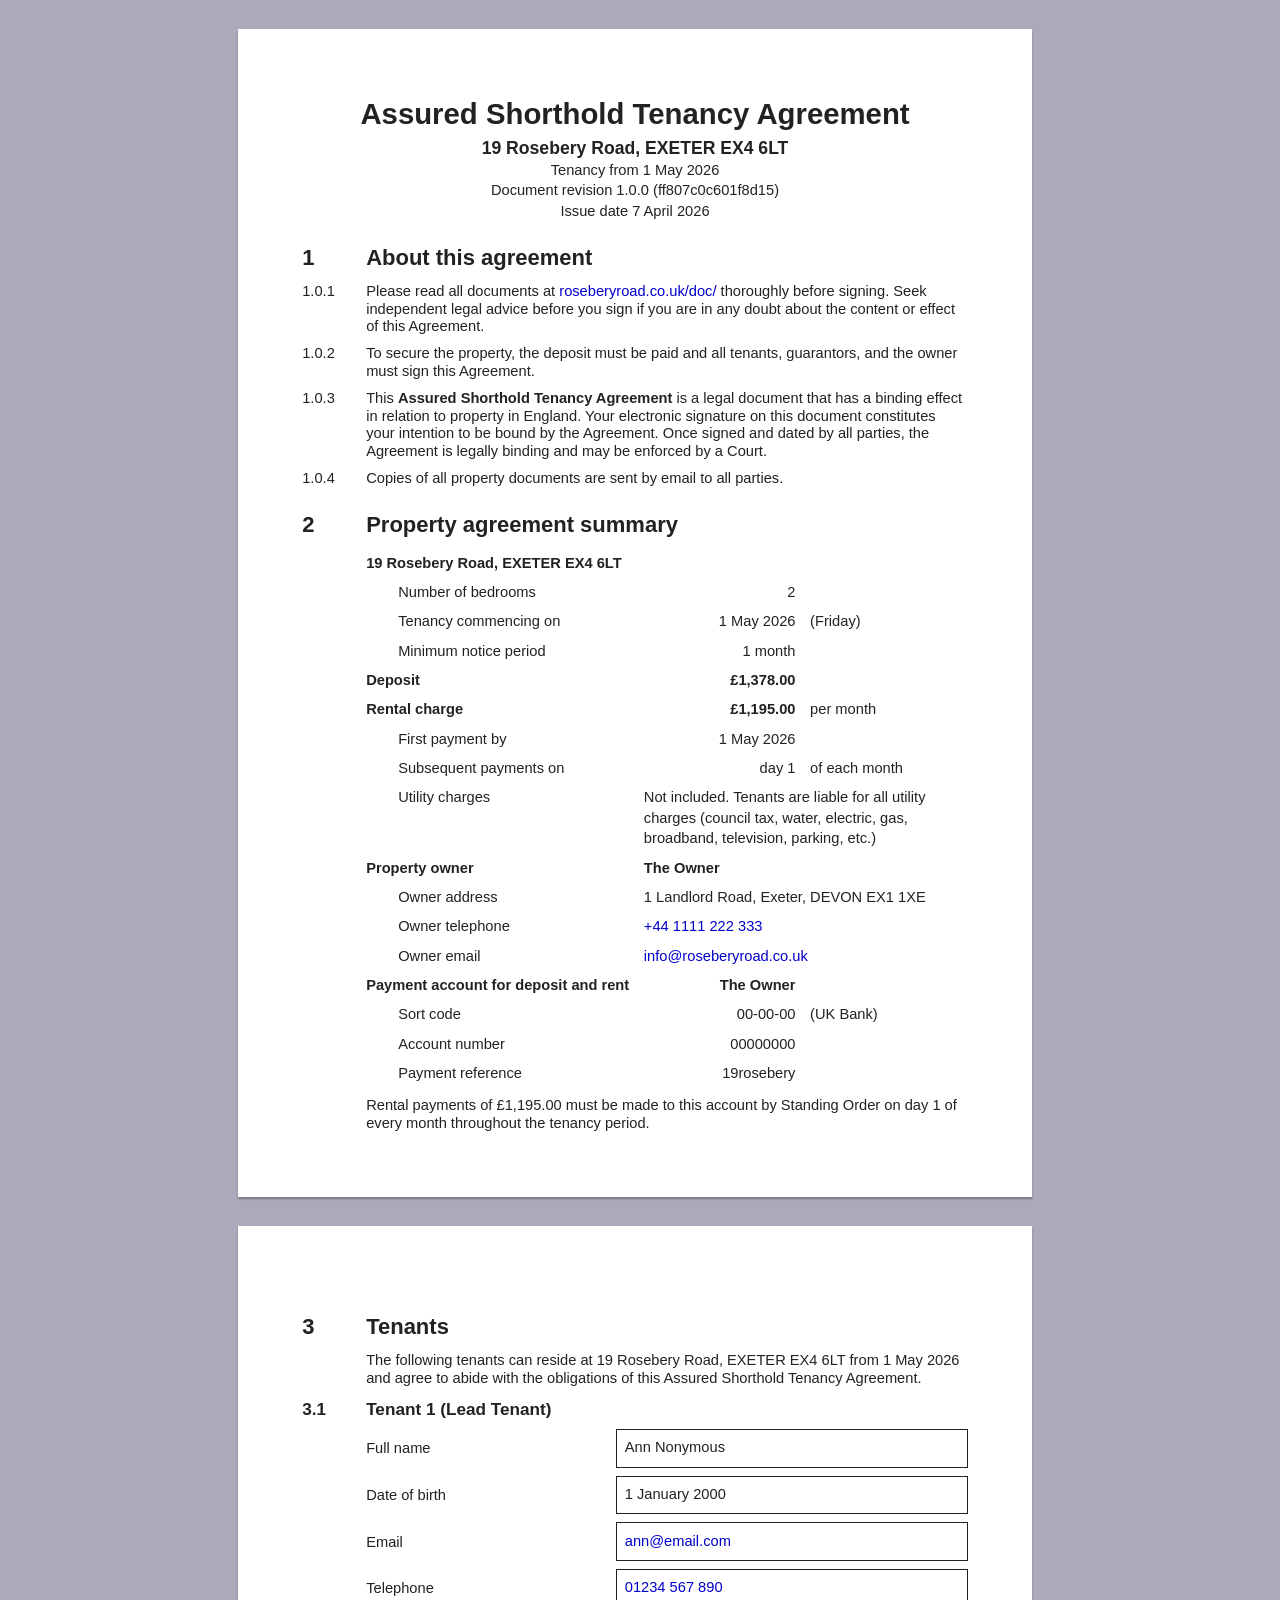
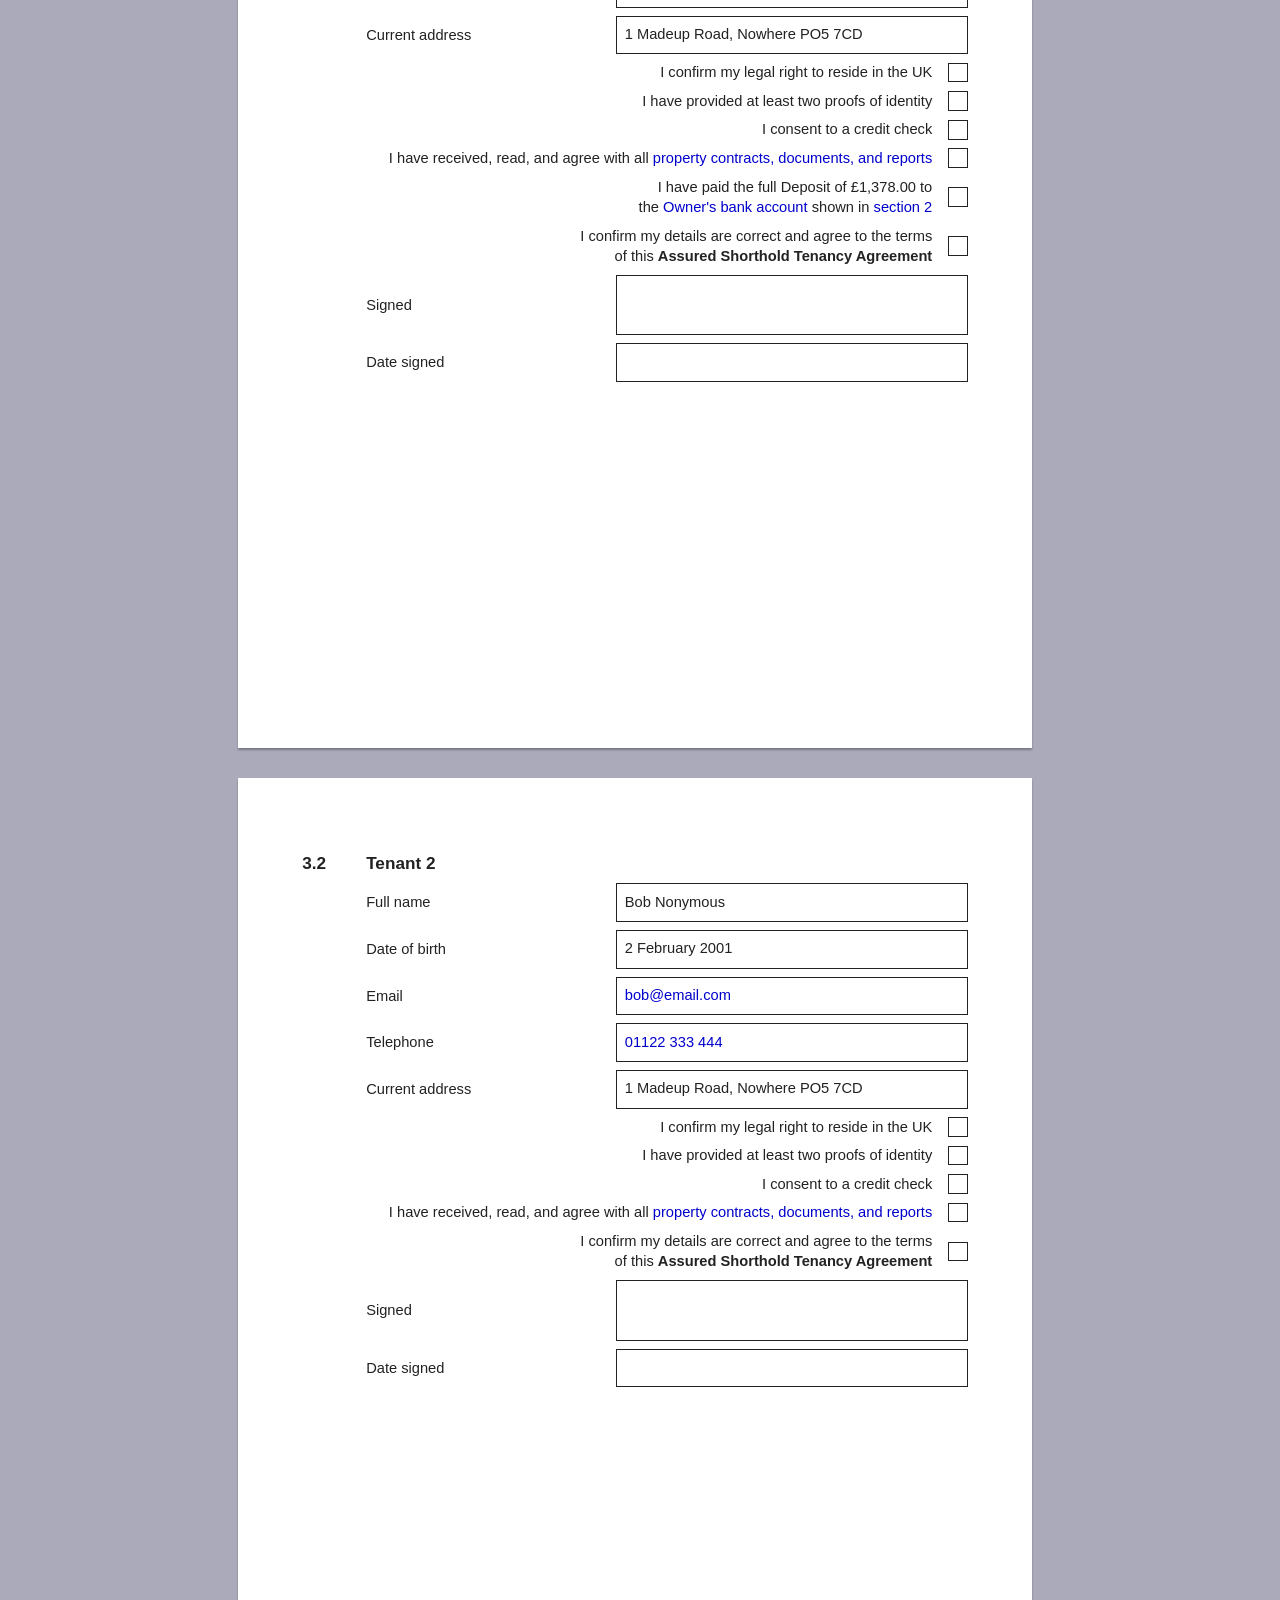
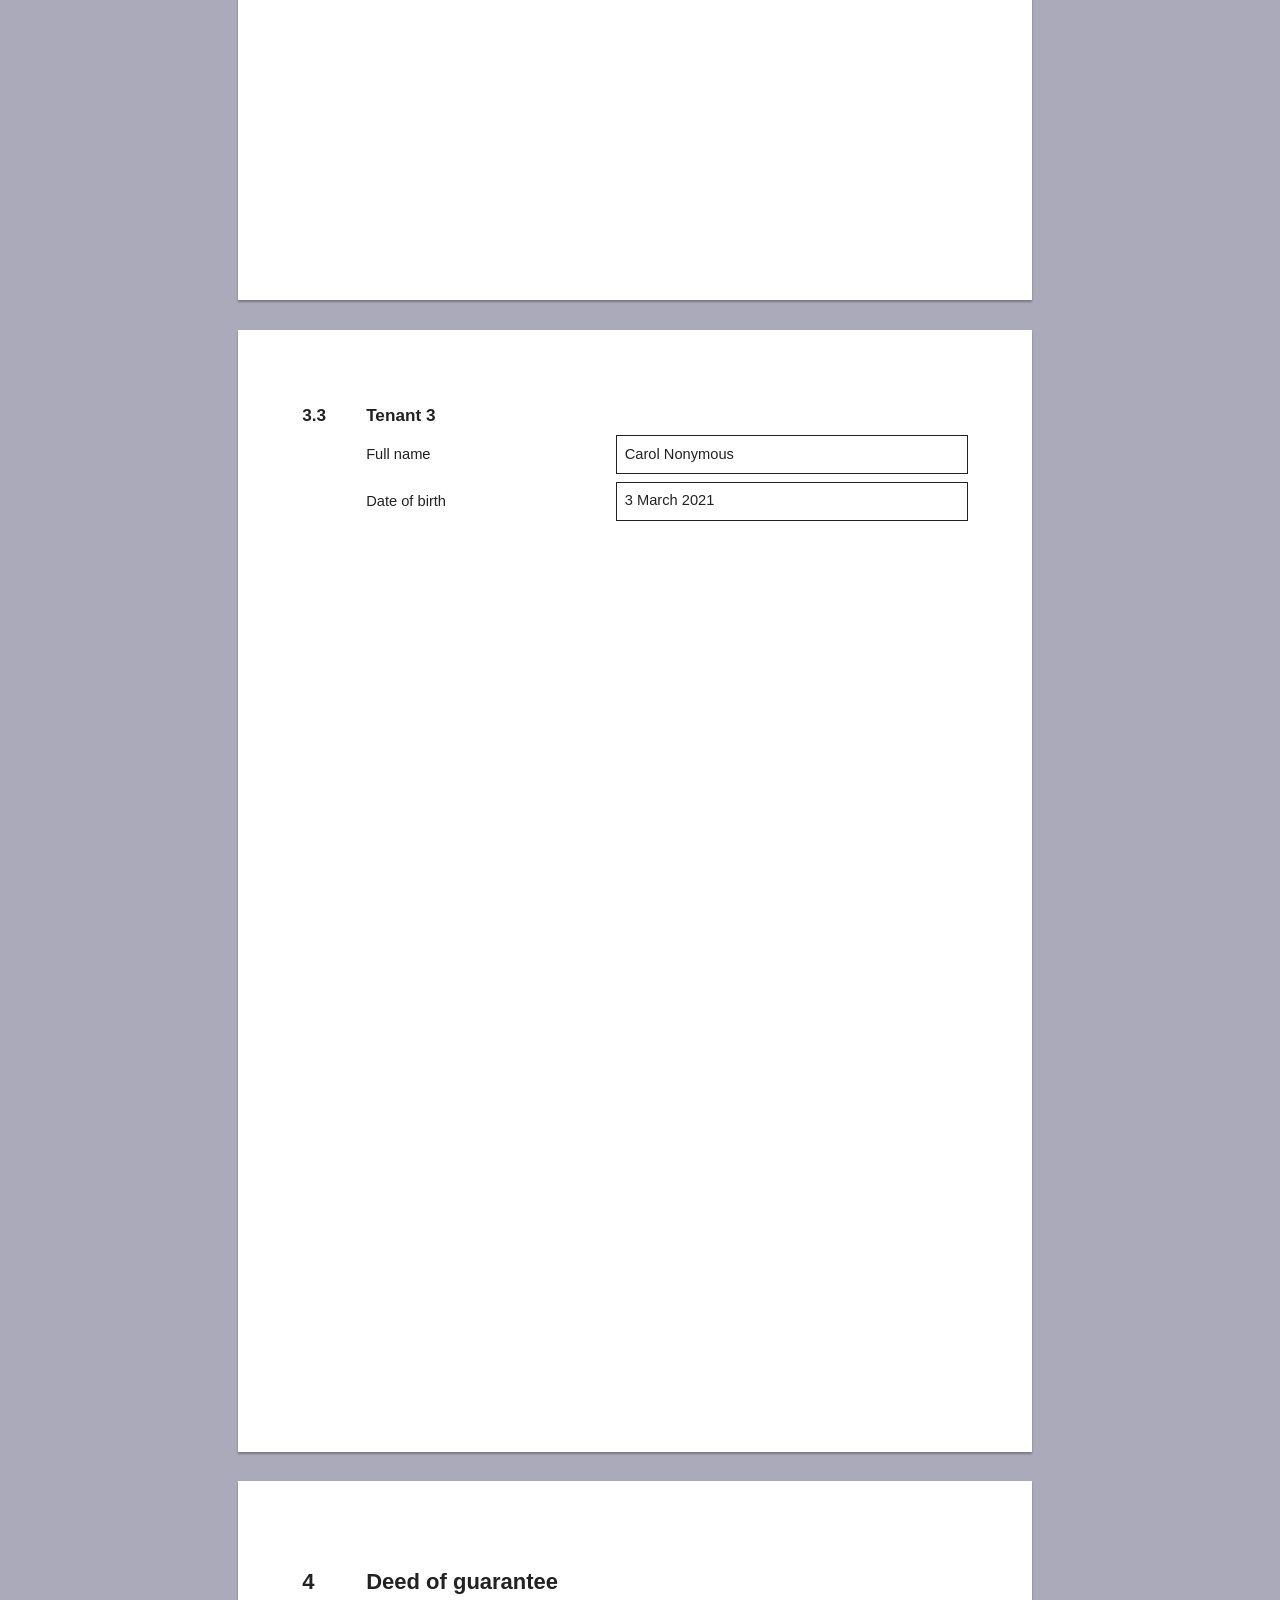
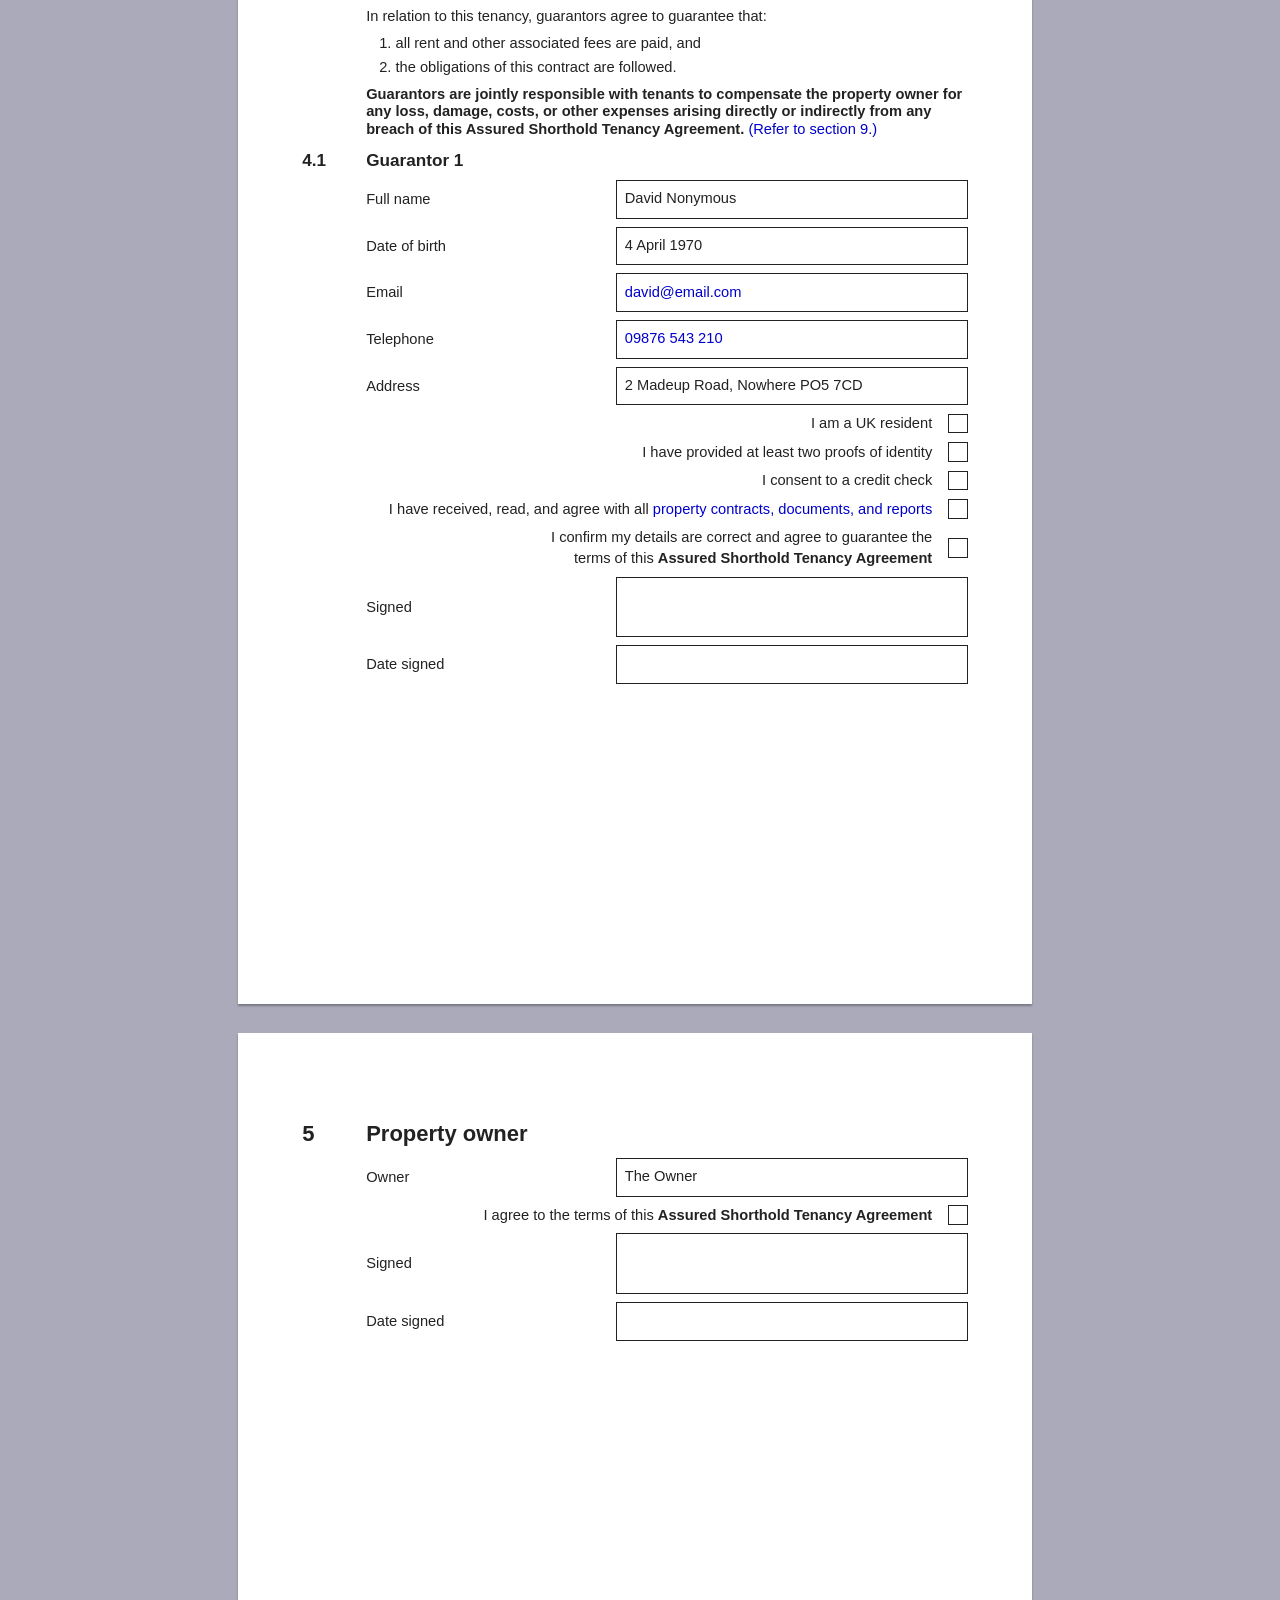
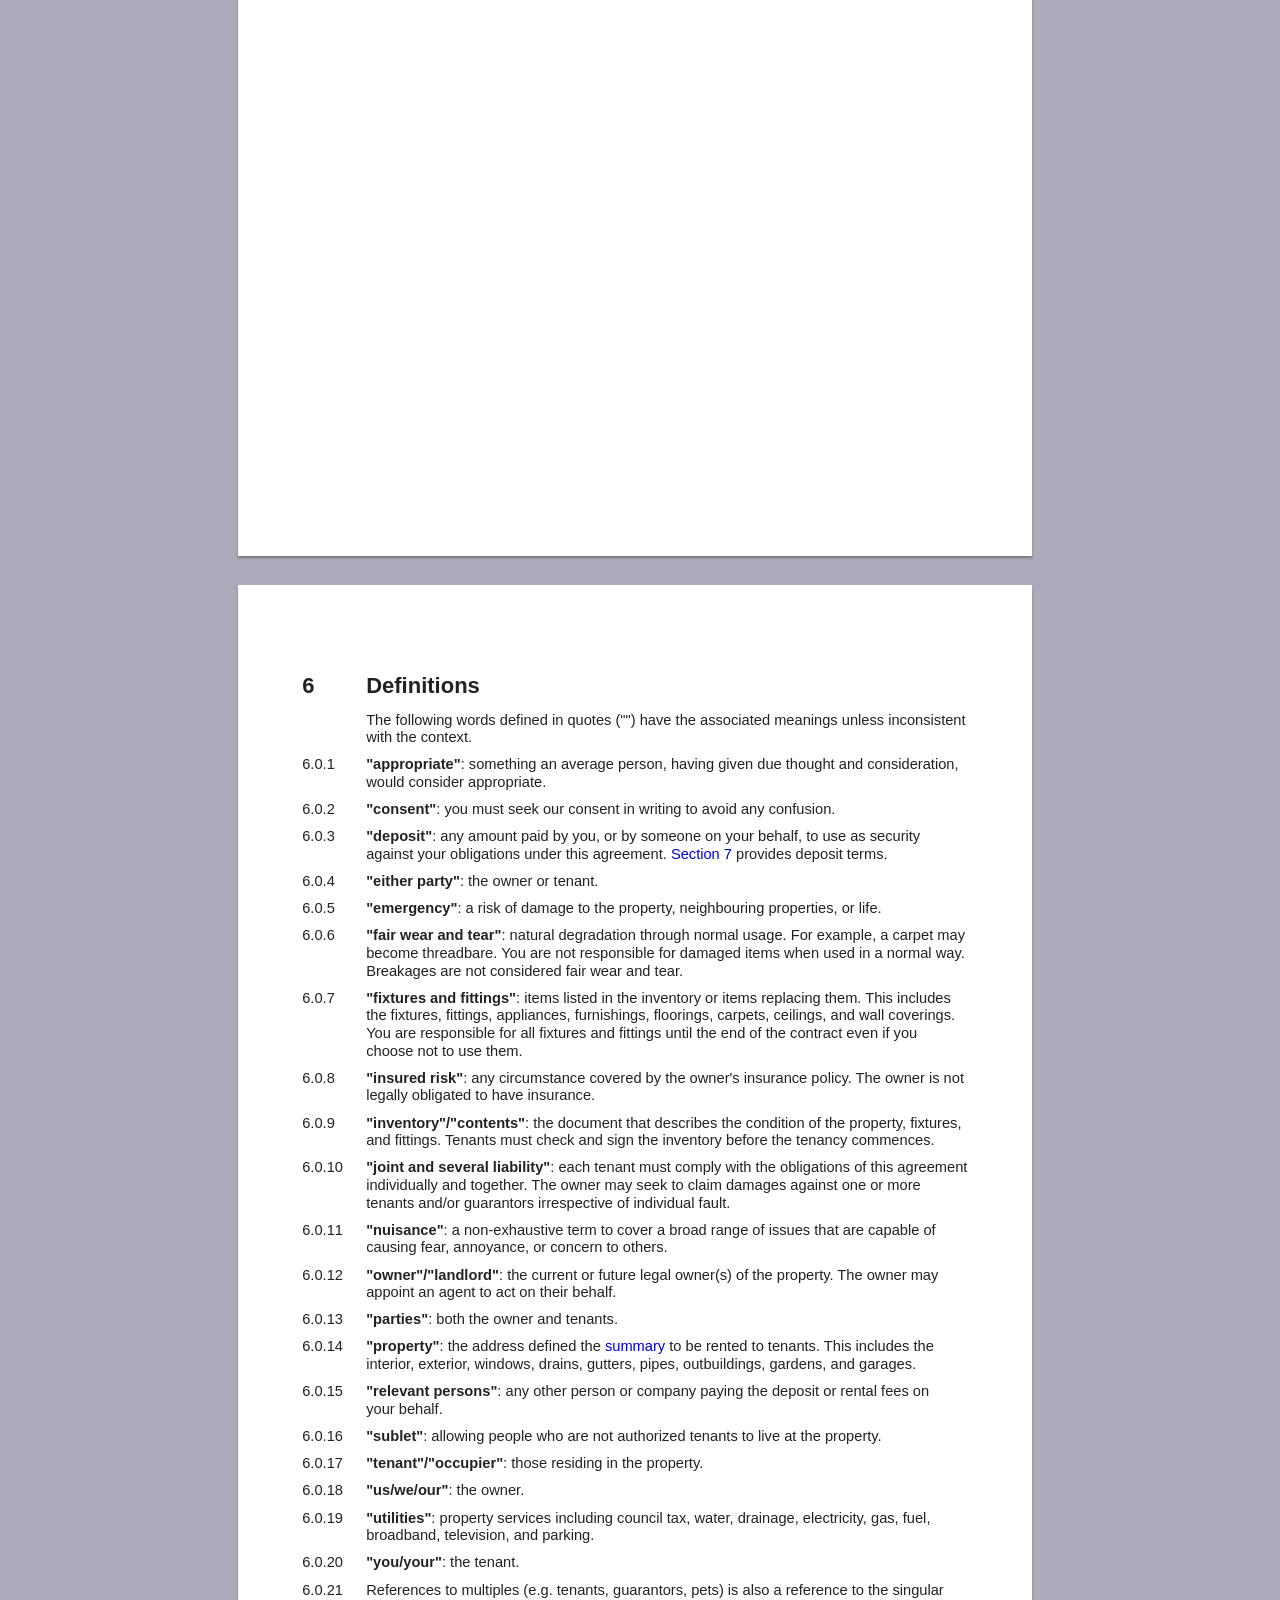
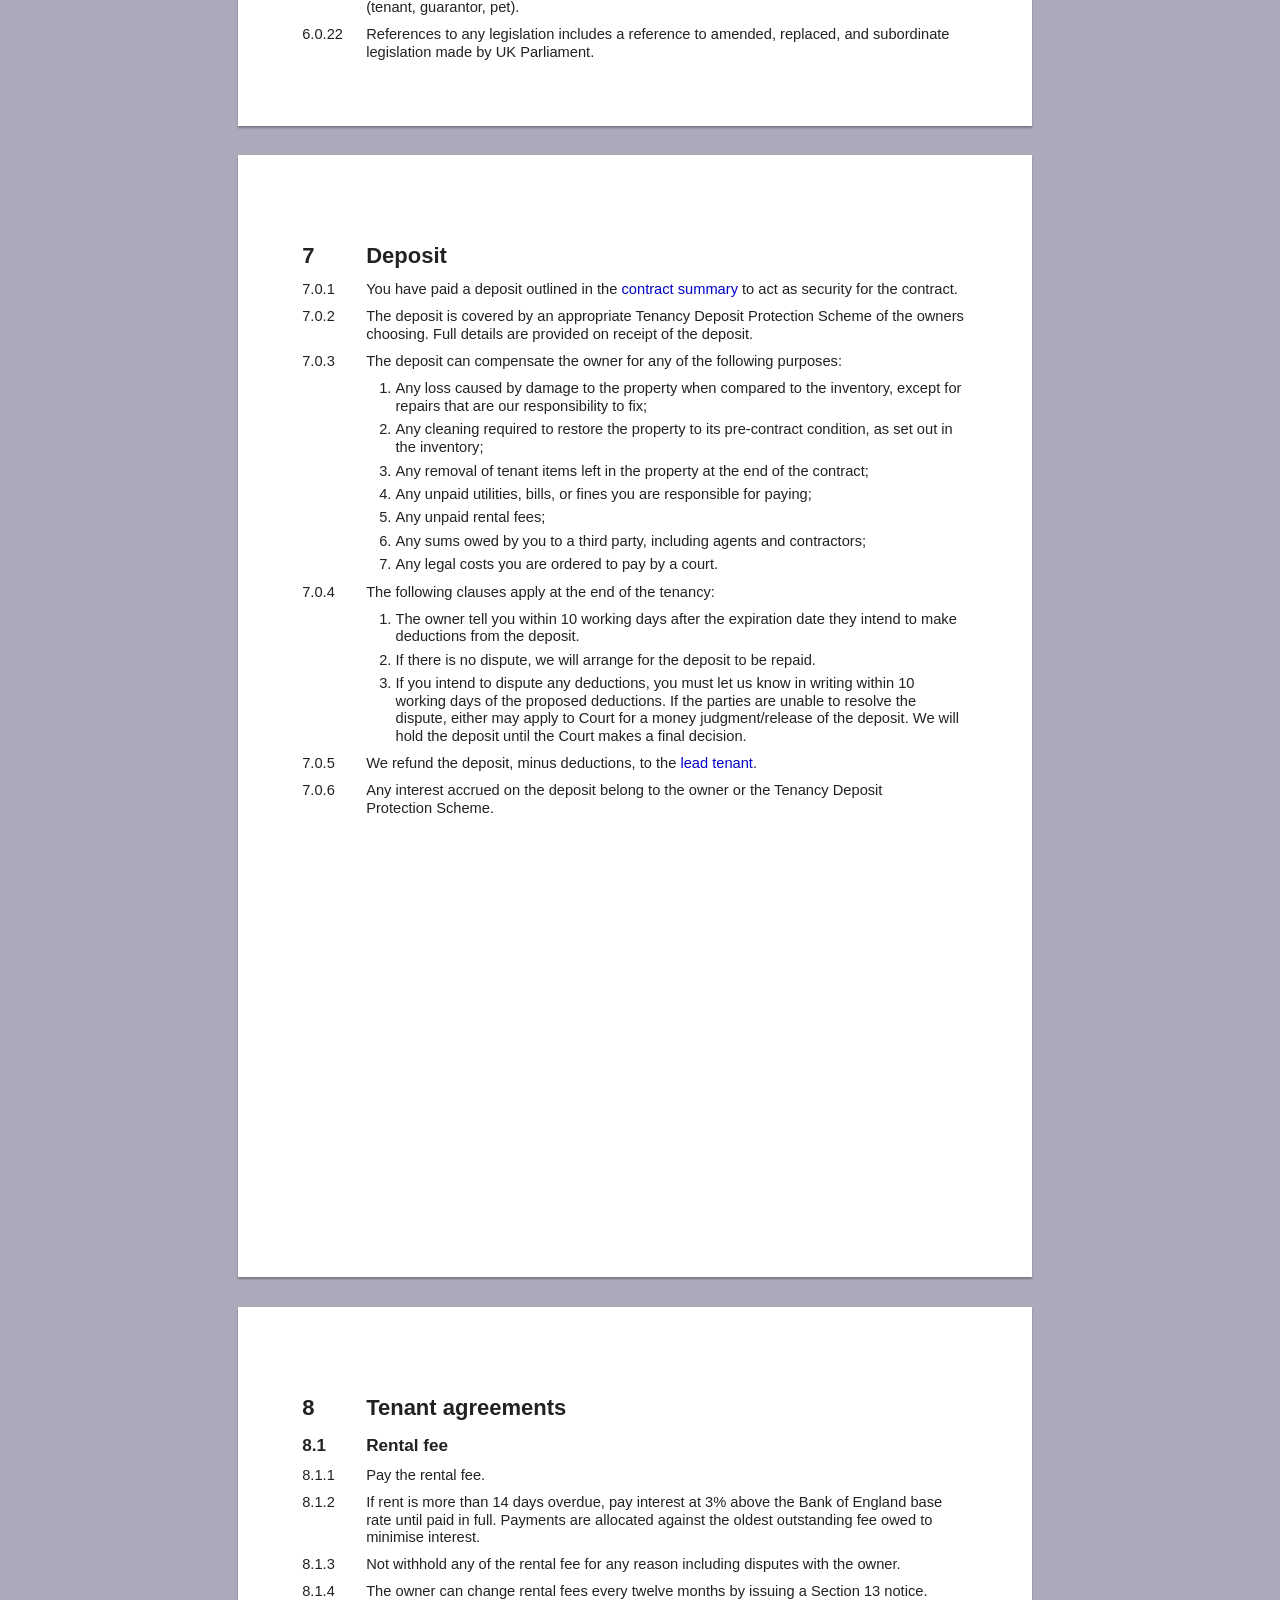
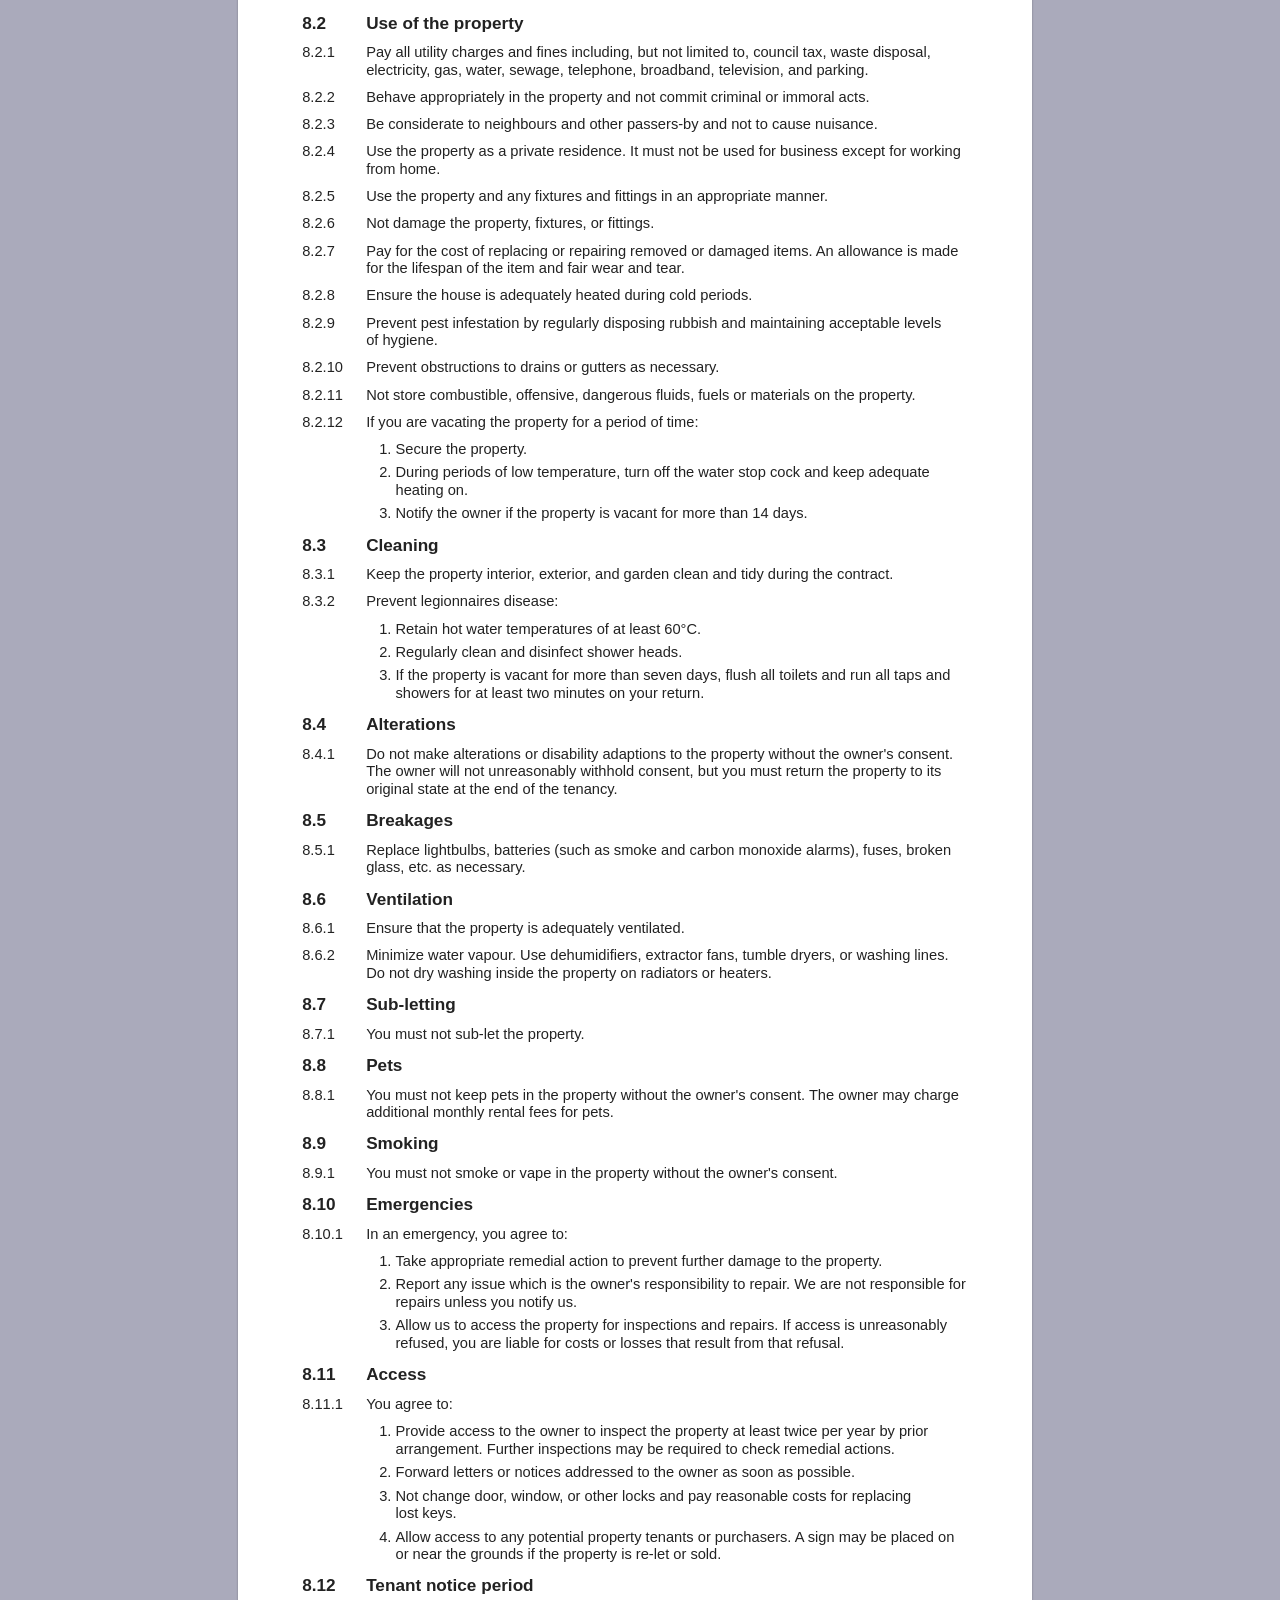
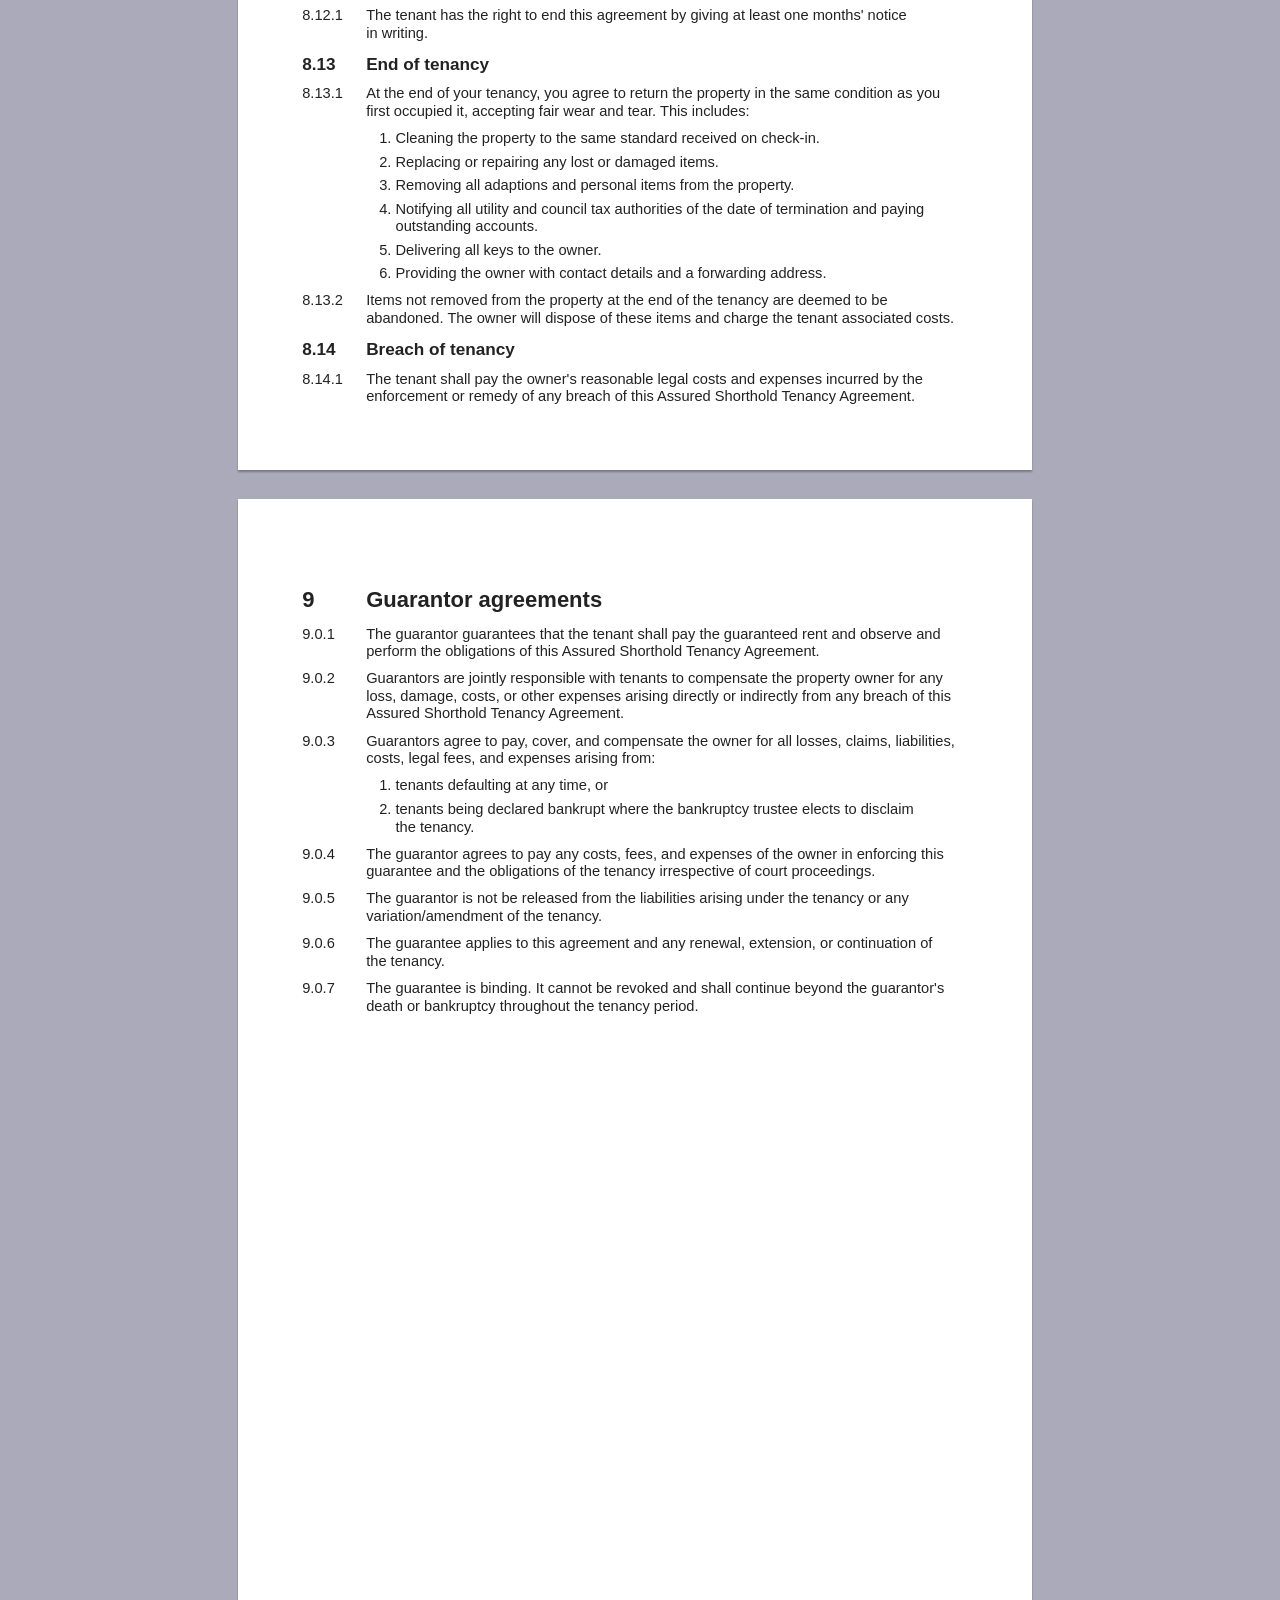
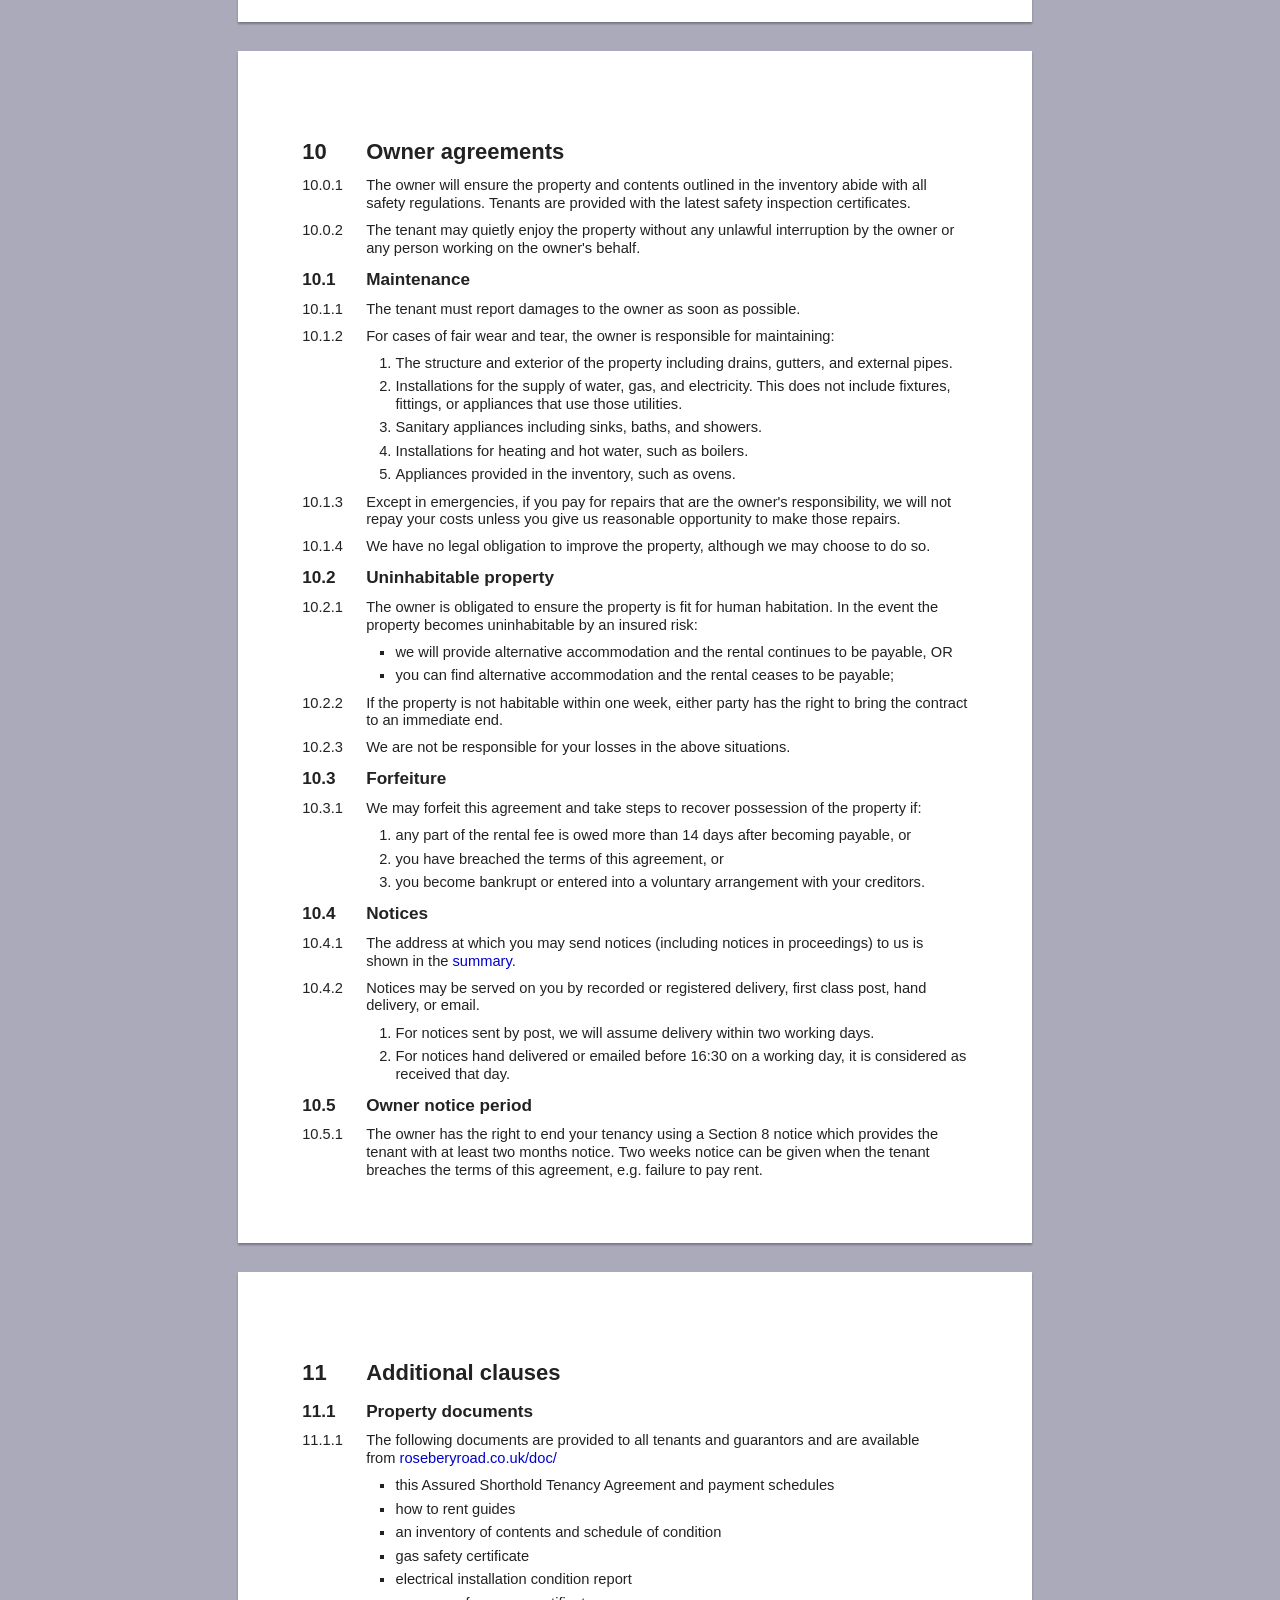
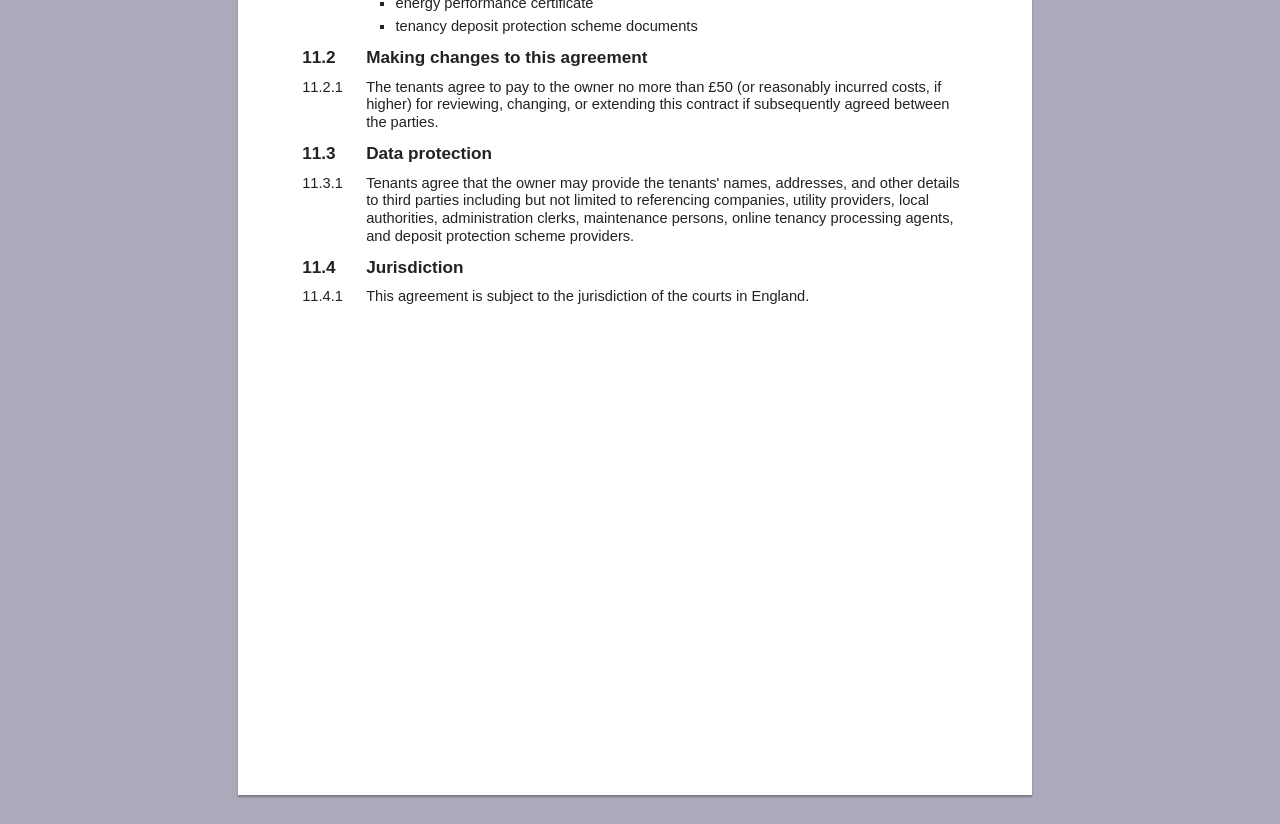
<file: site/doc/contract-sample.html>
<!doctype html><html lang="en-GB" dir="ltr"><head><meta charset="UTF-8"><title>19 Rosebery Road, EX4 6LT</title><meta name="viewport" content="width=device-width,initial-scale=1,interactive-widget=overlays-content"><style>@layer reset{*,*:before,*:after{padding:0;margin:0}:root{-webkit-text-size-adjust:none;-moz-text-size-adjust:none;text-size-adjust:none;-webkit-font-smoothing:antialiased;text-rendering:optimizeLegibility;image-rendering:-webkit-optimize-contrast;interpolate-size:allow-keywords}html{writing-mode:horizontal-tb;scrollbar-gutter:stable;scroll-behavior:smooth;scrollbar-width:thin}body{line-height:1.4;touch-action:manipulation}img,svg,figure,picture{display:block;max-inline-size:100%;block-size:auto}[hidden]{display:none}h1,h2,h3,h4,h5,h6{font-weight:var(--font-weight-head);text-wrap:balance;overflow-wrap:break-word}p,li{line-height:1.2;text-wrap:pretty;overflow-wrap:break-word}a{text-decoration-skip-ink:auto}table,th,td,input,button,textarea,select{font-family:inherit;font-size:inherit;font-variant-numeric:tabular-nums;letter-spacing:inherit;word-spacing:inherit;color:currentColor}textarea:not([rows]){min-block-size:5em}table{border-collapse:collapse;border-spacing:0}label{-webkit-user-select:none;user-select:none}}:root{--font-family: "Noto Sans", sans-serif;--font-size: 11pt;--font-weight-normal: 300;--font-weight-bold: 600;--font-weight-head: 600;--color-fore0: #222;--color-back0: #fff;--color-back1: #aab;--color-link0: #00c;--color-mark0: #ffa;--color-warn0: #c00;--counter-pad: 4rem}html{scroll-margin-block-start:2em}body{font-family:var(--font-family);font-size:var(--font-size);font-weight:var(--font-weight-normal);margin-inline:5vi;margin-block:2em;color:var(--color-fore0);background-color:var(--color-back1)}article{box-sizing:border-box;max-inline-size:210mm;min-block-size:297mm;padding:clamp(1em,5vi,20mm);margin-inline:auto;margin-block:2em;background-color:var(--color-back0);box-shadow:0 2px 2px #0000004d}article>*{margin-inline-start:var(--counter-pad)}h1{font-size:2em}h2{font-size:1.5em}h2,h3{margin-block-start:1em}h3,p,ol,ul{margin-block-start:.6rem}strong,.expireon{font-weight:var(--font-weight-bold)}.expireon{color:var(--color-warn0)}ul{list-style-type:square}li{margin-block-start:.4em;margin-inline-start:2em}img{inline-size:100%;block-size:auto;margin-inline:auto}a:link,a:visited{text-decoration:none;white-space:nowrap;color:var(--color-link0)}*:target{scroll-margin-block-start:2em;background-color:var(--color-mark0)}body[data-watermark]:before{content:attr(data-watermark);position:fixed;font-size:min(100pt,20vi);font-weight:700;inline-size:100%;inset-inline-start:50%;inset-block-start:50%;text-align:center;transform:translate(-50%) translateY(-50%) rotate(-45deg);transform-origin:50% 50%;color:rgb(from var(--color-fore0) r g b / .1);pointer-events:none;-webkit-user-select:none;user-select:none}header{text-align:center;margin-inline:0;margin-block-end:1em}header p{position:relative;margin-block-start:.2em}header p.property{font-size:1.2em;font-weight:var(--font-weight-bold)}header p.from{font-size:.8em;margin-block-start:1em}header svg{max-inline-size:50%;margin-block:.5em 1.5em;margin-inline:auto}main{counter-set:cl1 0 cl2 0 cl3 0}h2{counter-set:cl2 0 cl3 0}h2:before{counter-increment:cl1;content:counter(cl1) " "}h3{counter-set:cl3 0}h3:before{counter-increment:cl2;content:counter(cl1) "." counter(cl2) " "}:is(p:not(.nc),figcaption):before{counter-increment:cl3;content:counter(cl1) "." counter(cl2) "." counter(cl3) " "}:where(h2,h3,p):before{display:inline-block;font-variant-numeric:tabular-nums;text-indent:calc(var(--counter-pad) * -1)}.tablescroll{margin-inline-start:var(--counter-pad);overflow-inline:auto;scrollbar-width:thin}table{font-size:var(--font-size);table-layout:auto;border-spacing:0;border-collapse:collapse;empty-cells:show;margin-block-start:.5rem}th,td{text-align:start;vertical-align:top;padding-block:.3em;padding-inline:.5em;margin:0;border:0 none}td:not([colspan]){padding-block:.1em;white-space:nowrap}th{font-weight:var(--font-weight-normal);white-space:nowrap;padding-inline-start:2rem}th.l1{font-weight:var(--font-weight-bold);padding-inline-start:0}th.l1+td{font-weight:var(--font-weight-bold)}td.num{font-variant-numeric:tabular-nums;text-align:end;white-space:nowrap}td img{inline-size:18em;margin-inline-start:1em}label{display:grid;grid-template-columns:1fr;align-items:center;gap:.2rem 1rem;margin-block-start:.5rem}@media(width>500px){label{grid-template-columns:2fr 3fr}}input,output,textarea,text-field,phone-field,file-field,signature-field,date-field{position:relative;display:block;inline-size:auto;block-size:1.5em;padding:.5em;resize:none;border:1pt solid var(--color-fore0);outline:0 none}:is(input,output,textarea,text-field,phone-field,file-field,signature-field,date-field) span{position:absolute;inset-inline-start:0;inset-block-start:0;font-size:1px;color:transparent}signature-field{block-size:3em}input[type=checkbox],checkbox-field{position:relative;display:block;block-size:1.2em;inline-size:1.2em;padding:0;appearance:none}:is(input[type=checkbox],checkbox-field) span{position:absolute;inset-inline-start:0;inset-block-start:0;font-size:1px;color:transparent}textarea{block-size:3lh}checkbox-field{outline:1px solid var(--color-fore0)}label.checkbox,label:has(input[type=checkbox],checkbox-field){grid-template-columns:1fr auto}:is(label.checkbox,label:has(input[type=checkbox],checkbox-field)) span{text-align:end;text-wrap:balance}.tag{position:relative}.tag span:not([class]){position:relative;inset-block-start:-.6rem;font-size:1px;color:transparent}.imageset{display:grid;grid-template-columns:repeat(6,1fr);gap:8px;margin:.5em 0}.imageset figure{position:relative;border:1px solid var(--color-fore0);grid-column:span 2}.imageset figure:has(img[width="960"]){grid-column:span 3}.imageset img{inline-size:100%;block-size:100%;object-fit:cover}.imageset figcaption{position:absolute;inset:auto 0 0;font-size:calc(var(--font-size) - 2px);font-weight:var(--font-weight-bold);padding-inline:.5em;padding-block:.1em;background-color:#fff6}@page{size:8.2677in 11.6929in;margin:20mm;padding-block:1mm;border-block-start:1pt solid #555;border-block-end:.2pt solid #555}@media print{body{--font-size: 9pt;background-color:#fff}article{inline-size:100%;block-size:100%;min-inline-size:0;min-block-size:0;max-inline-size:none;max-block-size:none;margin:0;padding:0;box-shadow:none}article,.break{break-after:always;page-break-after:always}h2,h3,p,table,img{break-inside:avoid;page-break-inside:avoid}input,output,textarea{border-width:.1pt}input[type=checkbox]{outline-width:.1pt;align-self:end}}</style><meta name="author" content="The Owner"><meta name="robots" content="noindex,nofollow"></head><body><main><article><header id="overview"><h1>Assured Shorthold Tenancy Agreement</h1><p class="nc property">19 Rosebery Road, EXETER EX4 6LT</p><p class="nc occupancy">Tenancy from 1 May 2026</p><p class="nc docinfo">Document revision 1.0.0 (<span class="checksum">ff807c0c601f8d15</span>)</p><p class="nc tag">Issue date 7 April 2026</p></header><h2>About this agreement</h2><p>Please read all documents at <a href="https://roseberyroad.co.uk/doc/">roseberyroad.co.uk/doc/</a> thoroughly before signing. Seek independent legal advice before you sign if you are in any doubt about the content or effect of this Agreement.</p><p>To secure the property, the deposit must be paid and all tenants, guarantors, and the owner must sign this Agreement.</p><p>This <strong>Assured Shorthold Tenancy Agreement</strong> is a legal document that has a binding effect in relation to property in England. Your electronic signature on this document constitutes your intention to be bound by the Agreement. Once signed and dated by all parties, the Agreement is legally binding and may be enforced by a Court.</p><p>Copies of all property documents are sent by email to all parties.</p><h2 id="summary">Property agreement summary</h2><div class="tablescroll"><table><tr><th colspan="4" class="l1">19 Rosebery Road, EXETER EX4 6LT</th></tr><tr><th>Number of bedrooms</th><td colspan="1" class="num">2</td><td colspan="2"></td></tr><tr><th>Tenancy commencing on</th><td colspan="1" class="num">1 May 2026</td><td colspan="2">(Friday)</td></tr><tr><th>Minimum notice period</th><td colspan="1" class="num">1 month</td><td colspan="2"></td></tr><tr><th class="l1">Deposit</th><td colspan="1" class="num">£1,378.00</td><td colspan="2"></td></tr><tr><th class="l1">Rental charge</th><td colspan="1" class="num">£1,195.00</td><td colspan="2">per month</td></tr><tr><th>First payment by</th><td colspan="1" class="num">1 May 2026</td><td colspan="2"></td></tr><tr><th>Subsequent payments on</th><td colspan="1" class="num">day 1</td><td colspan="2">of each month</td></tr><tr><th>Utility charges<br></th><td colspan="3">Not included. Tenants are liable for all utility charges (council tax, water, electric, gas, broadband, television, parking, etc.)</td></tr><tr id="owner"><th class="l1">Property owner</th><td colspan="3">The Owner</td></tr><tr><th>Owner address</th><td colspan="3">1 Landlord Road, Exeter, DEVON EX1 1XE</td></tr><tr><th>Owner telephone</th><td colspan="3"><a href="tel:+44-1111-222-333">+44 1111 222 333</a></td></tr><tr><th>Owner email</th><td colspan="3"><a href="mailto:info@roseberyroad.co.uk?subject=19%20Rosebery%20Road%2C%20EXETER%20EX4%206LT%20(2026)">info@roseberyroad.co.uk</a></td></tr><tr id="bankaccount"><th class="l1">Payment account for deposit and rent</th><td colspan="1" class="num">The Owner</td><td colspan="2"></td></tr><tr><th>Sort code</th><td colspan="1" class="num">00-00-00</td><td colspan="2">(UK Bank)</td></tr><tr><th>Account number</th><td colspan="1" class="num">00000000</td><td colspan="2"></td></tr><tr><th>Payment reference</th><td colspan="1" class="num">19rosebery</td><td colspan="2"></td></tr></table></div><p class="nc">Rental payments of £1,195.00 must be made to this account by Standing Order on day 1 of every month throughout the tenancy period.</p></article><article><h2 id="licensees">Tenants</h2><p class="nc">The following tenants can reside at 19 Rosebery Road, EXETER EX4 6LT from 1 May 2026 and agree to abide with the obligations of this Assured Shorthold Tenancy Agreement.</p><h3 id="tenant1">Tenant 1 (Lead Tenant)</h3><label><span>Full name</span><text-field style="display:block;border:1pt solid #222;block-size:1.5em;padding:0.5em;" name="Your name" role="Tenant 1">Ann Nonymous</text-field></label> <label><span>Date of birth</span><date-field style="display:block;border:1pt solid #222;block-size:1.5em;padding:0.5em;" name="Date of birth" role="Tenant 1" format="DD-MM-YYYY">1 January 2000</date-field></label> <label><span>Email</span><text-field style="display:block;border:1pt solid #222;block-size:1.5em;padding:0.5em;" name="Your email" role="Tenant 1"><a href="mailto:ann@email.com">ann@email.com</a></text-field></label> <label><span>Telephone</span><phone-field style="display:block;border:1pt solid #222;block-size:1.5em;padding:0.5em;" name="Your telephone" required="false" role="Tenant 1"><a href="tel:01234-567-890">01234 567 890</a></phone-field></label> <label><span>Current address</span><phone-field style="display:block;border:1pt solid #222;block-size:1.5em;padding:0.5em;" name="Home telephone" required="false" role="Tenant 1">1 Madeup Road, Nowhere PO5 7CD</phone-field></label> <label class="checkbox"><span>I confirm my legal right to reside in the UK</span><checkbox-field style="display:block;border:1pt solid #222;block-size:1.2em;inline-size:1.2em;padding:0;outline:0;" name="Confirm legal right to reside in the UK" role="Tenant 1"><span>{check:tenant1:Reside-in-UK}</span></checkbox-field></label> <label class="checkbox"><span>I have provided at least two proofs of identity</span><checkbox-field style="display:block;border:1pt solid #222;block-size:1.2em;inline-size:1.2em;padding:0;outline:0;" name="Provided at least two proofs of identity" role="Tenant 1"><span>{check:tenant1:Provided+identity+proof}</span></checkbox-field></label> <label class="checkbox"><span>I consent to a credit check</span><checkbox-field style="display:block;border:1pt solid #222;block-size:1.2em;inline-size:1.2em;padding:0;outline:0;" name="Credit check" role="Tenant 1"><span>{check:tenant1:Credit+check}</span></checkbox-field></label> <label class="checkbox"><span>I have received, read, and agree with all <a href="#property-documents">property contracts, documents, and reports</a></span><checkbox-field style="display:block;border:1pt solid #222;block-size:1.2em;inline-size:1.2em;padding:0;outline:0;" name="Received and read documents" role="Tenant 1"><span>{check:tenant1:Received+and+read+documents}</span></checkbox-field></label> <label class="checkbox"><span>I have paid the full Deposit of £1,378.00 to the <a href="#bankaccount">Owner's bank account</a> shown in <a href="#summary">section 2</a></span><checkbox-field style="display:block;border:1pt solid #222;block-size:1.2em;inline-size:1.2em;padding:0;outline:0;" name="Licensor paid" role="Tenant 1"><span>{check:tenant1:Deposit+paid}</span></checkbox-field></label> <label class="checkbox"><span>I confirm my details are correct and agree to the terms of this <strong>Assured Shorthold Tenancy Agreement</strong></span><checkbox-field style="display:block;border:1pt solid #222;block-size:1.2em;inline-size:1.2em;padding:0;outline:0;" name="Agree to terms" role="Tenant 1"><span>{check:tenant1:Agree+to+terms}</span></checkbox-field></label> <label><span>Signed</span><signature-field style="display:block;border:1pt solid #222;block-size:3em;padding:0.5em;" name="Signature" role="Tenant 1"><span>{signature,w254,h38:tenant1:Signature}</span></signature-field></label> <label><span>Date signed</span><date-field style="display:block;border:1pt solid #222;block-size:1.5em;padding:0.5em;" name="Date signed" role="Tenant 1" format="DD-MM-YYYY"><span>{date,w254,h24:tenant1:Date+signed}</span></date-field></label></article><article><h3 id="tenant2">Tenant 2</h3><label><span>Full name</span><text-field style="display:block;border:1pt solid #222;block-size:1.5em;padding:0.5em;" name="Your name" role="Tenant 2">Bob Nonymous</text-field></label> <label><span>Date of birth</span><date-field style="display:block;border:1pt solid #222;block-size:1.5em;padding:0.5em;" name="Date of birth" role="Tenant 2" format="DD-MM-YYYY">2 February 2001</date-field></label> <label><span>Email</span><text-field style="display:block;border:1pt solid #222;block-size:1.5em;padding:0.5em;" name="Your email" role="Tenant 2"><a href="mailto:bob@email.com">bob@email.com</a></text-field></label> <label><span>Telephone</span><phone-field style="display:block;border:1pt solid #222;block-size:1.5em;padding:0.5em;" name="Your telephone" required="false" role="Tenant 2"><a href="tel:01122-333-444">01122 333 444</a></phone-field></label> <label><span>Current address</span><phone-field style="display:block;border:1pt solid #222;block-size:1.5em;padding:0.5em;" name="Home telephone" required="false" role="Tenant 2">1 Madeup Road, Nowhere PO5 7CD</phone-field></label> <label class="checkbox"><span>I confirm my legal right to reside in the UK</span><checkbox-field style="display:block;border:1pt solid #222;block-size:1.2em;inline-size:1.2em;padding:0;outline:0;" name="Confirm legal right to reside in the UK" role="Tenant 2"><span>{check:tenant2:Reside-in-UK}</span></checkbox-field></label> <label class="checkbox"><span>I have provided at least two proofs of identity</span><checkbox-field style="display:block;border:1pt solid #222;block-size:1.2em;inline-size:1.2em;padding:0;outline:0;" name="Provided at least two proofs of identity" role="Tenant 2"><span>{check:tenant2:Provided+identity+proof}</span></checkbox-field></label> <label class="checkbox"><span>I consent to a credit check</span><checkbox-field style="display:block;border:1pt solid #222;block-size:1.2em;inline-size:1.2em;padding:0;outline:0;" name="Credit check" role="Tenant 2"><span>{check:tenant2:Credit+check}</span></checkbox-field></label> <label class="checkbox"><span>I have received, read, and agree with all <a href="#property-documents">property contracts, documents, and reports</a></span><checkbox-field style="display:block;border:1pt solid #222;block-size:1.2em;inline-size:1.2em;padding:0;outline:0;" name="Received and read documents" role="Tenant 2"><span>{check:tenant2:Received+and+read+documents}</span></checkbox-field></label> <label class="checkbox"><span>I confirm my details are correct and agree to the terms of this <strong>Assured Shorthold Tenancy Agreement</strong></span><checkbox-field style="display:block;border:1pt solid #222;block-size:1.2em;inline-size:1.2em;padding:0;outline:0;" name="Agree to terms" role="Tenant 2"><span>{check:tenant2:Agree+to+terms}</span></checkbox-field></label> <label><span>Signed</span><signature-field style="display:block;border:1pt solid #222;block-size:3em;padding:0.5em;" name="Signature" role="Tenant 2"><span>{signature,w254,h38:tenant2:Signature}</span></signature-field></label> <label><span>Date signed</span><date-field style="display:block;border:1pt solid #222;block-size:1.5em;padding:0.5em;" name="Date signed" role="Tenant 2" format="DD-MM-YYYY"><span>{date,w254,h24:tenant2:Date+signed}</span></date-field></label></article><article><h3 id="tenant3">Tenant 3</h3><label><span>Full name</span><text-field style="display:block;border:1pt solid #222;block-size:1.5em;padding:0.5em;" name="Your name" role="Tenant 3">Carol Nonymous</text-field></label> <label><span>Date of birth</span><date-field style="display:block;border:1pt solid #222;block-size:1.5em;padding:0.5em;" name="Date of birth" role="Tenant 3" format="DD-MM-YYYY">3 March 2021</date-field></label></article><article><h2 id="guarantors">Deed of guarantee</h2><p class="nc">In relation to this tenancy, guarantors agree to guarantee that:</p><ol><li>all rent and other associated fees are paid, and</li><li>the obligations of this contract are followed.</li></ol><p class="nc"><strong>Guarantors are jointly responsible with tenants to compensate the property owner for any loss, damage, costs, or other expenses arising directly or indirectly from any breach of this Assured Shorthold Tenancy Agreement.</strong> <a href="#guarantor">(Refer to section 9.)</a></p><h3 id="guarantor1">Guarantor 1</h3><label><span>Full name</span><text-field style="display:block;border:1pt solid #222;block-size:1.5em;padding:0.5em;" name="Your name" role="Guarantor 1">David Nonymous</text-field></label> <label><span>Date of birth</span><date-field style="display:block;border:1pt solid #222;block-size:1.5em;padding:0.5em;" name="Date of birth" role="Guarantor 1" format="DD-MM-YYYY">4 April 1970</date-field></label> <label><span>Email</span><text-field style="display:block;border:1pt solid #222;block-size:1.5em;padding:0.5em;" name="Your email" role="Guarantor 1"><a href="mailto:david@email.com">david@email.com</a></text-field></label> <label><span>Telephone</span><phone-field style="display:block;border:1pt solid #222;block-size:1.5em;padding:0.5em;" name="Your telephone" required="false" role="Guarantor 1"><a href="tel:09876-543-210">09876 543 210</a></phone-field></label> <label><span>Address</span><phone-field style="display:block;border:1pt solid #222;block-size:1.5em;padding:0.5em;" name="Home telephone" required="false" role="Guarantor 1">2 Madeup Road, Nowhere PO5 7CD</phone-field></label> <label class="checkbox"><span>I am a UK resident</span><checkbox-field style="display:block;border:1pt solid #222;block-size:1.2em;inline-size:1.2em;padding:0;outline:0;" name="UK resident" role="Guarantor 1"><span>{check:guarantor1:UK+resident}</span></checkbox-field></label> <label class="checkbox"><span>I have provided at least two proofs of identity</span><checkbox-field style="display:block;border:1pt solid #222;block-size:1.2em;inline-size:1.2em;padding:0;outline:0;" name="Provided at least two proofs of identity" role="Guarantor 1"><span>{check:guarantor1:Provided+identity+proof}</span></checkbox-field></label> <label class="checkbox"><span>I consent to a credit check</span><checkbox-field style="display:block;border:1pt solid #222;block-size:1.2em;inline-size:1.2em;padding:0;outline:0;" name="Credit check" role="Guarantor 1"><span>{check:guarantor1:Credit+check}</span></checkbox-field></label> <label class="checkbox"><span>I have received, read, and agree with all <a href="#property-documents">property contracts, documents, and reports</a></span><checkbox-field style="display:block;border:1pt solid #222;block-size:1.2em;inline-size:1.2em;padding:0;outline:0;" name="Received and read documents" role="Guarantor 1"><span>{check:guarantor1:Received+and+read+documents}</span></checkbox-field></label> <label class="checkbox"><span>I confirm my details are correct and agree to guarantee the terms of this <strong>Assured Shorthold Tenancy Agreement</strong></span><checkbox-field style="display:block;border:1pt solid #222;block-size:1.2em;inline-size:1.2em;padding:0;outline:0;" name="Agree to terms" role="Guarantor 1"><span>{check:guarantor1:Agree+to+terms}</span></checkbox-field></label> <label><span>Signed</span><signature-field style="display:block;border:1pt solid #222;block-size:3em;padding:0.5em;" name="Signature" role="Guarantor 1"><span>{signature,w254,h38:guarantor1:Signature}</span></signature-field></label> <label><span>Date signed</span><date-field style="display:block;border:1pt solid #222;block-size:1.5em;padding:0.5em;" name="Date signed" role="Guarantor 1" format="DD-MM-YYYY"><span>{date,w254,h24:guarantor1:Date+signed}</span></date-field></label></article><article><h2>Property owner</h2><label><span>Owner</span><output>The Owner</output></label> <label class="checkbox"><span>I agree to the terms of this <strong>Assured Shorthold Tenancy Agreement</strong></span><checkbox-field style="display:block;border:1pt solid #222;block-size:1.2em;inline-size:1.2em;padding:0;outline:0;" name="Agree terms" role="Owner"><span>{check:owner:Agree+terms}</span></checkbox-field></label> <label><span>Signed</span><signature-field style="display:block;border:1pt solid #222;block-size:3em;padding:0.5em;" name="Signature" role="Owner"><span>{signature,w254,h38:owner:Signature}</span></signature-field></label> <label><span>Date signed</span><date-field style="display:block;border:1pt solid #222;block-size:1.5em;padding:0.5em;" name="Date signed" role="Owner" format="DD-MM-YYYY"><span>{date,w254,h24:owner:Date+signed}</span></date-field></label></article><article id="definitions"><h2>Definitions</h2><p class="nc">The following words defined in quotes ("") have the associated meanings unless inconsistent with the context.</p><p><strong>&quot;appropriate&quot;</strong>: something an average person, having given due thought and consideration, would consider appropriate.</p><p><strong>&quot;consent&quot;</strong>: you must seek our consent in writing to avoid any confusion.</p><p><strong>&quot;deposit&quot;</strong>: any amount paid by you, or by someone on your behalf, to use as security against your obligations under this agreement. <a href="#deposit">Section 7</a> provides deposit terms.</p><p><strong>&quot;either party&quot;</strong>: the owner or tenant.</p><p><strong>&quot;emergency&quot;</strong>: a risk of damage to the property, neighbouring properties, or life.</p><p><strong>&quot;fair wear and tear&quot;</strong>: natural degradation through normal usage. For example, a carpet may become threadbare. You are not responsible for damaged items when used in a normal way. Breakages are not considered fair wear and tear.</p><p><strong>&quot;fixtures and fittings&quot;</strong>: items listed in the inventory or items replacing them. This includes the fixtures, fittings, appliances, furnishings, floorings, carpets, ceilings, and wall coverings. You are responsible for all fixtures and fittings until the end of the contract even if you choose not to use them.</p><p><strong>&quot;insured risk&quot;</strong>: any circumstance covered by the owner's insurance policy. The owner is not legally obligated to have insurance.</p><p><strong>&quot;inventory&quot;/&quot;contents&quot;</strong>: the document that describes the condition of the property, fixtures, and fittings. Tenants must check and sign the inventory before the tenancy commences.</p><p><strong>&quot;joint and several liability&quot;</strong>: each tenant must comply with the obligations of this agreement individually and together. The owner may seek to claim damages against one or more tenants and/or guarantors irrespective of individual fault.</p><p><strong>&quot;nuisance&quot;</strong>: a non-exhaustive term to cover a broad range of issues that are capable of causing fear, annoyance, or concern to others.</p><p><strong>&quot;owner&quot;/&quot;landlord&quot;</strong>: the current or future legal owner(s) of the property. The owner may appoint an agent to act on their behalf.</p><p><strong>&quot;parties&quot;</strong>: both the owner and tenants.</p><p><strong>&quot;property&quot;</strong>: the address defined the <a href="#summary">summary</a> to be rented to tenants. This includes the interior, exterior, windows, drains, gutters, pipes, outbuildings, gardens, and garages.</p><p><strong>&quot;relevant persons&quot;</strong>: any other person or company paying the deposit or rental fees on your behalf.</p><p><strong>&quot;sublet&quot;</strong>: allowing people who are not authorized tenants to live at the property.</p><p><strong>&quot;tenant&quot;/&quot;occupier&quot;</strong>: those residing in the property.</p><p><strong>&quot;us/we/our&quot;</strong>: the owner.</p><p><strong>&quot;utilities&quot;</strong>: property services including council tax, water, drainage, electricity, gas, fuel, broadband, television, and parking.</p><p><strong>&quot;you/your&quot;</strong>: the tenant.</p><p>References to multiples (e.g. tenants, guarantors, pets) is also a reference to the singular (tenant, guarantor, pet).</p><p>References to any legislation includes a reference to amended, replaced, and subordinate legislation made by UK Parliament.</p></article><article id="deposit"><h2>Deposit</h2><p>You have paid a deposit outlined in the <a href="#summary">contract summary</a> to act as security for the contract.</p><p>The deposit is covered by an appropriate Tenancy Deposit Protection Scheme of the owners choosing. Full details are provided on receipt of the deposit.</p><p>The deposit can compensate the owner for any of the following purposes:</p><ol><li>Any loss caused by damage to the property when compared to the inventory, except for repairs that are our responsibility to fix;</li><li>Any cleaning required to restore the property to its pre-contract condition, as set out in the inventory;</li><li>Any removal of tenant items left in the property at the end of the contract;</li><li>Any unpaid utilities, bills, or fines you are responsible for paying;</li><li>Any unpaid rental fees;</li><li>Any sums owed by you to a third party, including agents and contractors;</li><li>Any legal costs you are ordered to pay by a court.</li></ol><p>The following clauses apply at the end of the tenancy:</p><ol><li>The owner tell you within 10 working days after the expiration date they intend to make deductions from the deposit.</li><li>If there is no dispute, we will arrange for the deposit to be repaid.</li><li>If you intend to dispute any deductions, you must let us know in writing within 10 working days of the proposed deductions. If the parties are unable to resolve the dispute, either may apply to Court for a money judgment/release of the deposit. We will hold the deposit until the Court makes a final decision.</li></ol><p>We refund the deposit, minus deductions, to the <a href="#tenant1">lead tenant</a>.</p><p>Any interest accrued on the deposit belong to the owner or the Tenancy Deposit Protection Scheme.</p></article><article id="tenant"><h2>Tenant agreements</h2><h3>Rental fee</h3><p>Pay the rental fee.</p><p>If rent is more than 14 days overdue, pay interest at 3% above the Bank of England base rate until paid in full. Payments are allocated against the oldest outstanding fee owed to minimise interest.</p><p>Not withhold any of the rental fee for any reason including disputes with the owner.</p><p>The owner can change rental fees every twelve months by issuing a Section 13 notice.</p><h3>Use of the property</h3><p>Pay all utility charges and fines including, but not limited to, council tax, waste disposal, electricity, gas, water, sewage, telephone, broadband, television, and parking.</p><p>Behave appropriately in the property and not commit criminal or immoral acts.</p><p>Be considerate to neighbours and other passers-by and not to cause nuisance.</p><p>Use the property as a private residence. It must not be used for business except for working from home.</p><p>Use the property and any fixtures and fittings in an appropriate manner.</p><p>Not damage the property, fixtures, or fittings.</p><p>Pay for the cost of replacing or repairing removed or damaged items. An allowance is made for the lifespan of the item and fair wear and tear.</p><p>Ensure the house is adequately heated during cold periods.</p><p>Prevent pest infestation by regularly disposing rubbish and maintaining acceptable levels of hygiene.</p><p>Prevent obstructions to drains or gutters as necessary.</p><p>Not store combustible, offensive, dangerous fluids, fuels or materials on the property.</p><p>If you are vacating the property for a period of time:</p><ol><li>Secure the property.</li><li>During periods of low temperature, turn off the water stop cock and keep adequate heating on.</li><li>Notify the owner if the property is vacant for more than 14 days.</li></ol><h3>Cleaning</h3><p>Keep the property interior, exterior, and garden clean and tidy during the contract.</p><p>Prevent legionnaires disease:</p><ol><li>Retain hot water temperatures of at least 60°C.</li><li>Regularly clean and disinfect shower heads.</li><li>If the property is vacant for more than seven days, flush all toilets and run all taps and showers for at least two minutes on your return.</li></ol><h3>Alterations</h3><p>Do not make alterations or disability adaptions to the property without the owner's consent. The owner will not unreasonably withhold consent, but you must return the property to its original state at the end of the tenancy.</p><h3>Breakages</h3><p class="break">Replace lightbulbs, batteries (such as smoke and carbon monoxide alarms), fuses, broken glass, etc. as necessary.</p><h3>Ventilation</h3><p>Ensure that the property is adequately ventilated.</p><p>Minimize water vapour. Use dehumidifiers, extractor fans, tumble dryers, or washing lines. Do not dry washing inside the property on radiators or heaters.</p><h3>Sub-letting</h3><p>You must not sub-let the property.</p><h3>Pets</h3><p>You must not keep pets in the property without the owner's consent. The owner may charge additional monthly rental fees for pets.</p><h3>Smoking</h3><p>You must not smoke or vape in the property without the owner's consent.</p><h3>Emergencies</h3><p>In an emergency, you agree to:</p><ol><li>Take appropriate remedial action to prevent further damage to the property.</li><li>Report any issue which is the owner's responsibility to repair. We are not responsible for repairs unless you notify us.</li><li>Allow us to access the property for inspections and repairs. If access is unreasonably refused, you are liable for costs or losses that result from that refusal.</li></ol><h3>Access</h3><p>You agree to:</p><ol><li>Provide access to the owner to inspect the property at least twice per year by prior arrangement. Further inspections may be required to check remedial actions.</li><li>Forward letters or notices addressed to the owner as soon as possible.</li><li>Not change door, window, or other locks and pay reasonable costs for replacing lost keys.</li><li>Allow access to any potential property tenants or purchasers. A sign may be placed on or near the grounds if the property is re-let or sold.</li></ol><h3>Tenant notice period</h3><p>The tenant has the right to end this agreement by giving at least one months' notice in writing.</p><h3>End of tenancy</h3><p>At the end of your tenancy, you agree to return the property in the same condition as you first occupied it, accepting fair wear and tear. This includes:</p><ol><li>Cleaning the property to the same standard received on check-in.</li><li>Replacing or repairing any lost or damaged items.</li><li>Removing all adaptions and personal items from the property.</li><li>Notifying all utility and council tax authorities of the date of termination and paying outstanding accounts.</li><li>Delivering all keys to the owner.</li><li>Providing the owner with contact details and a forwarding address.</li></ol><p>Items not removed from the property at the end of the tenancy are deemed to be abandoned. The owner will dispose of these items and charge the tenant associated costs.</p><h3>Breach of tenancy</h3><p>The tenant shall pay the owner's reasonable legal costs and expenses incurred by the enforcement or remedy of any breach of this Assured Shorthold Tenancy Agreement.</p></article><article id="guarantor"><h2>Guarantor agreements</h2><p>The guarantor guarantees that the tenant shall pay the guaranteed rent and observe and perform the obligations of this Assured Shorthold Tenancy Agreement.</p><p>Guarantors are jointly responsible with tenants to compensate the property owner for any loss, damage, costs, or other expenses arising directly or indirectly from any breach of this Assured Shorthold Tenancy Agreement.</p><p>Guarantors agree to pay, cover, and compensate the owner for all losses, claims, liabilities, costs, legal fees, and expenses arising from:</p><ol><li>tenants defaulting at any time, or</li><li>tenants being declared bankrupt where the bankruptcy trustee elects to disclaim the tenancy.</li></ol><p>The guarantor agrees to pay any costs, fees, and expenses of the owner in enforcing this guarantee and the obligations of the tenancy irrespective of court proceedings.</p><p>The guarantor is not be released from the liabilities arising under the tenancy or any variation/amendment of the tenancy.</p><p>The guarantee applies to this agreement and any renewal, extension, or continuation of the tenancy.</p><p>The guarantee is binding. It cannot be revoked and shall continue beyond the guarantor's death or bankruptcy throughout the tenancy period.</p></article><article id="owner"><h2>Owner agreements</h2><p>The owner will ensure the property and contents outlined in the inventory abide with all safety regulations. Tenants are provided with the latest safety inspection certificates.</p><p>The tenant may quietly enjoy the property without any unlawful interruption by the owner or any person working on the owner's behalf.</p><h3>Maintenance</h3><p>The tenant must report damages to the owner as soon as possible.</p><p>For cases of fair wear and tear, the owner is responsible for maintaining:</p><ol><li>The structure and exterior of the property including drains, gutters, and external pipes.</li><li>Installations for the supply of water, gas, and electricity. This does not include fixtures, fittings, or appliances that use those utilities.</li><li>Sanitary appliances including sinks, baths, and showers.</li><li>Installations for heating and hot water, such as boilers.</li><li>Appliances provided in the inventory, such as ovens.</li></ol><p>Except in emergencies, if you pay for repairs that are the owner's responsibility, we will not repay your costs unless you give us reasonable opportunity to make those repairs.</p><p>We have no legal obligation to improve the property, although we may choose to do so.</p><h3>Uninhabitable property</h3><p>The owner is obligated to ensure the property is fit for human habitation. In the event the property becomes uninhabitable by an insured risk:</p><ul><li>we will provide alternative accommodation and the rental continues to be payable, OR</li><li>you can find alternative accommodation and the rental ceases to be payable;</li></ul><p>If the property is not habitable within one week, either party has the right to bring the contract to an immediate end.</p><p>We are not be responsible for your losses in the above situations.</p><h3>Forfeiture</h3><p>We may forfeit this agreement and take steps to recover possession of the property if:</p><ol><li>any part of the rental fee is owed more than 14 days after becoming payable, or</li><li>you have breached the terms of this agreement, or</li><li>you become bankrupt or entered into a voluntary arrangement with your creditors.</li></ol><h3>Notices</h3><p>The address at which you may send notices (including notices in proceedings) to us is shown in the <a href="#summary">summary</a>.</p><p>Notices may be served on you by recorded or registered delivery, first class post, hand delivery, or email.</p><ol><li>For notices sent by post, we will assume delivery within two working days.</li><li>For notices hand delivered or emailed before 16:30 on a working day, it is considered as received that day.</li></ol><h3>Owner notice period</h3><p>The owner has the right to end your tenancy using a Section 8 notice which provides the tenant with at least two months notice. Two weeks notice can be given when the tenant breaches the terms of this agreement, e.g. failure to pay rent.</p></article><article id="additional"><h2>Additional clauses</h2><h3 id="property-documents">Property documents</h3><p>The following documents are provided to all tenants and guarantors and are available from <a href="https://roseberyroad.co.uk/doc/">roseberyroad.co.uk/doc/</a></p><ul><li>this Assured Shorthold Tenancy Agreement and payment schedules</li><li>how to rent guides</li><li>an inventory of contents and schedule of condition</li><li>gas safety certificate</li><li>electrical installation condition report</li><li>energy performance certificate</li><li>tenancy deposit protection scheme documents</li></ul><h3>Making changes to this agreement</h3><p>The tenants agree to pay to the owner no more than £50 (or reasonably incurred costs, if higher) for reviewing, changing, or extending this contract if subsequently agreed between the parties.</p><h3>Data protection</h3><p>Tenants agree that the owner may provide the tenants' names, addresses, and other details to third parties including but not limited to referencing companies, utility providers, local authorities, administration clerks, maintenance persons, online tenancy processing agents, and deposit protection scheme providers.</p><h3>Jurisdiction</h3><p>This agreement is subject to the jurisdiction of the courts in England.</p></article></main></body></html>
</file>
<file: site/main.css>
:root {
  --font: Charter, 'Bitstream Charter', 'Sitka Text', Cambria, serif;
  --fsize: clamp(1em, 1em + 0.6vi, 2em);

  --pad: 2ch;

  --colf0: lch(3% 0 0);
  --colf1: lch(55% 20 87);
  --colf2: lch(100% 1 110);

  --colb0: lch(93% 8 93);
  --colb1: lch(97% 6 103);
  --colb2: lch(20% 20 33);

  -webkit-text-size-adjust: none;
  -moz-text-size-adjust: none;
  text-size-adjust: none;
  -webkit-font-smoothing: antialiased;
  text-rendering: optimizeSpeed;
  image-rendering: -webkit-optimize-contrast;
  interpolate-size: allow-keywords;
}

*, *::before, *::after {
  margin: 0;
  padding: 0;
  box-sizing: inherit;
  scrollbar-width: thin;
}

html {
  writing-mode: horizontal-tb;
  scrollbar-gutter: stable;
  scroll-behavior: smooth;
  color: var(--colf0);
  background-color: var(--colb0);
  box-sizing: border-box;
}

body {
  font-family: var(--font);
  font-weight: normal;
  font-size: var(--fsize);
  line-height: 1.5;
  touch-action: manipulation;
}

h1, h2 {
  font-size: 2em;
  font-weight: 600;
  line-height: 1.1;
}

h2 {
  font-size: 1.5em;
  color: var(--colf1);
}

.sections h2 {
  margin-block-start: 2em;
}

p {
  margin-block-start: 1em;
}

a:link, a:visited {
  color: var(--colb2);
  text-decoration: underline;
}

a:hover, a:active, a:focus {
  color: var(--colf1);
}

.inner {
  max-inline-size: 50em;
  margin-inline: auto;
  padding-inline: var(--pad);
  padding-block: calc(2 * var(--pad));
}

.alt {
  background-color: var(--colb1);
}

.split {
  display: flex;
  flex-wrap: wrap;
  justify-content: space-between;
  gap: var(--pad);

  & > section {
    flex: 1 2 18.5em;
  }

  & > :is(ul, img) {
    flex: 2 1 26.5em;
  }

}

.alt .split {
  flex-direction: row-reverse;
}

video {
  display: block;
  aspect-ratio: 9/16;
  inline-size: auto;
  max-inline-size: 100%;
  block-size: 100%;
  max-block-size: 95vb;
  margin-inline: auto;
  border: 1px solid #000;
}

iframe {
  block-size: 80vb;
  overscroll-behavior: none;
}

.images {
  list-style-type: none;
  display: grid;
  align-items: start;
  grid-auto-flow: row;
  align-content: start;
  grid-template-columns: repeat( auto-fill, minmax(12em, 1fr));
  gap: var(--pad);

  img {
    border: 1px solid #000;
  }
}

img {
  display: block;
  inline-size: 100%;
  block-size: auto;
  aspect-ratio: 1 / 1;
  object-fit: cover;
  overflow: hidden;
  cursor: zoom-in;
}

.features {

  margin-block: var(--pad);

  li {
    margin-block-start: 0.2em;
    margin-inline-start: 1.2em;
  }

  strong {
    display: block;
  }

  @media (width > 400px) {

    strong {
      display: inline-block;
      inline-size: 6em;
    }

    &.walk strong {
      inline-size: 10em;
    }

  }

}

a.button {
  display: block;
  inline-size: 9em;
  font-weight: 600;
  text-align: center;
  text-decoration: none;
  padding-block: 0.2em;
  margin-block-start: 2em;
  margin-inline: auto;
  color: var(--colb1);
  background-color: var(--colb2);
  border-radius: 5px;

  &:hover, &:active, &:focus {
    color: var(--colf2);
    background-color: var(--colf1);
  }
}

header {

  color: var(--colf2);
  background-color: var(--colb2);

  p {
    float: inline-end;
    margin: 0;
  }

  a.button {
    display: inline-block;
    margin-block-start: 0;
    margin-inline-start: var(--pad);
    color: var(--colf0);
    background-color: var(--colf1);

    &:hover, &:active, &:focus {
      color: var(--colf0);
      background-color: var(--colb0);
    }
  }

  figure {

    position: relative;
    margin-block: 0.5em;

    img {
      aspect-ratio: 2 / 1;
      object-position: 50% 70%;
    }

    figcaption {
      font-size: 1.5em;
      font-weight: 600;
      line-height: 1.2;
      padding-block-start: 0.4em;
      color: var(--colf1);
      text-shadow: 0 1px 2px #000;

      @media (width > 600px) {
        position: absolute;
        inset: 0;
        inset-block-start: auto;
        padding-block-start: 2em;
        background-image: linear-gradient(to top, var(--colb2) 0%, var(--colb2) 25%, transparent 100%);
      }

    }

    span {
      display: block;
      color: var(--colf2);
    }

  }

}

dialog {
  position: fixed;
  inline-size: 100dvi;
  block-size: 100dvb;
  max-inline-size: calc(100dvi - (2 * var(--pad)));
  max-block-size: calc(100dvb - (2 * var(--pad)));
  margin: auto;
  padding: 0;
  border: 0 none;
  outline: 0 none;
  background-color: transparent;
  overflow: hidden;
  transform-origin: 50%;

  img {
    display: block;
    inline-size: 100%;
    block-size: 100%;
    aspect-ratio: none;
    object-fit: contain;
    cursor: zoom-out;
  }

  &, &::backdrop {
    transition: all 0.3s ease-in-out;
    transition-behavior: allow-discrete;
  }

  &[open] {

    opacity: 1;
    transform: scale(1);

    @starting-style {
      display: block;
      opacity: 0.5;
      transform: scaleX(0.5) scaleY(0.2);
    }

    &::backdrop {
      background-color: rgba(0,0,0,0.8);
      backdrop-filter: blur(3px);

      @starting-style {
        background-color: rgba(0,0,0,0);
        backdrop-filter: blur(0);
      }

    }

  }

  &:not([open]) {
    display: none;
    opacity: 0;
    transform: scaleX(0.5) scaleY(0.2);
  }
}

html:has(dialog[open]) {
  overflow: hidden;
}
</file>
<file: site/doc/doc.css>
@layer reset {
  *,
  *::before,
  *::after {
    padding: 0;
    margin: 0;
  }
  :root {
    -webkit-text-size-adjust: none;
    -moz-text-size-adjust: none;
    text-size-adjust: none;
    -webkit-font-smoothing: antialiased;
    text-rendering: optimizeLegibility;
    image-rendering: -webkit-optimize-contrast;
    interpolate-size: allow-keywords;
  }
  html {
    writing-mode: horizontal-tb;
    scrollbar-gutter: stable;
    scroll-behavior: smooth;
    scrollbar-width: thin;
  }
  body {
    line-height: 1.5;
    touch-action: manipulation;
  }
  img,
  svg,
  figure,
  picture {
    display: block;
    max-inline-size: 100%;
    block-size: auto;
  }
  [hidden] {
    display: none;
  }
  h1,
  h2 {
    font-weight: var(--font-weight-head);
    line-height: 1.1;
    text-wrap: balance;
    overflow-wrap: break-word;
  }
  p,
  li {
    text-wrap: pretty;
    overflow-wrap: break-word;
  }
  strong {
    font-weight: var(--font-weight-bold);
  }
  a {
    text-decoration-skip-ink: auto;
  }
  table,
  th,
  td,
  input,
  button,
  textarea,
  select {
    font-family: inherit;
    font-size: inherit;
    font-variant-numeric: tabular-nums;
    letter-spacing: inherit;
    word-spacing: inherit;
    color: currentColor;
  }
  textarea:not([rows]) {
    min-block-size: 5em;
  }
  table {
    border-collapse: collapse;
    border-spacing: 0;
  }
  label {
    -webkit-user-select: none;
    user-select: none;
  }
}
:root {
  --font-family:
    -apple-system,
    BlinkMacSystemFont,
    avenir next,
    avenir,
    segoe ui,
    helvetica neue,
    Adwaita Sans,
    Cantarell,
    Ubuntu,
    roboto,
    noto,
    helvetica,
    arial,
    sans-serif;
  --fsize-0: clamp(1.125rem, 0.9844rem + 0.625vw, 1.375rem);
  --font-weight-normal: 300;
  --font-weight-bold: 600;
  --font-weight-head: 600;
  color-scheme: light dark;
  --color-fore0: CanvasText;
  --color-back0: Canvas;
  --color-fore1: color-mix(in oklab, var(--color-fore0), var(--color-back0) 30%);
  --color-back1: color-mix(in oklab, var(--color-back0), Highlight 30%);
  --color-fore2: color-mix(in oklab, var(--color-fore0), var(--color-back0) 80%);
  --color-link0: LinkText;
  --color-link1: color-mix(in oklab, var(--color-link0), var(--color-fore0) 50%);
  --color-link1trans: color-mix(in oklab, var(--color-link1), transparent 50%);
  --color-link2: VisitedText;
}
body {
  font-family: var(--font-family);
  font-size: var(--fsize-0);
  font-weight: var(--font-weight-normal);
  margin: 4vmin;
  color: var(--color-fore0);
  background-color: var(--color-back0);
}
body.property {
  header,
  main,
  footer {
    max-inline-size: 70ch;
    margin-inline: auto;
  }
}
h1 {
  font-size: 1.8em;
}
h2 {
  font-size: 1.4em;
  padding-block: 0.1em 0.2em;
  padding-inline: 0.3em;
  margin-block-start: 2em;
  background-color: var(--color-back1);
  border-radius: 0.2em;
}
h3 {
  font-size: 1.2em;
}
p,
ol,
ul,
li {
  list-style-type: none;
  margin-block-start: 0.8em;
}
a:link,
a:visited {
  text-decoration: none;
  color: var(--color-link0);
}
a:visited:not([download]) {
  color: var(--color-link2);
}
a:hover,
a:active,
a:focus {
  text-decoration: underline;
  text-decoration-thickness: 0.05em;
  text-underline-offset: 0.3em;
  color: var(--color-link1);
}
a:focus-visible {
  text-decoration: none;
  outline-style: solid;
  outline-offset: 0.2em;
  outline-width: 0.2rem;
  outline-color: var(--color-link1trans);
}
a[download] {
  font-weight: var(--font-weight-bold);
  background-image: url('data:image/svg+xml,<svg xmlns="http://www.w3.org/2000/svg" viewBox="0 0 24 24" fill="%23ec7"><path d="M14 6.5h-.18L9.65 9.98l-.16.12a2 2 0 0 1-1.09.4H2v7.4A2.25 2.25 0 0 0 4.26 20H15.5v-3.5h-.25a.75.75 0 0 1 0-1.5h.25v-1.5h-.25a.75.75 0 0 1 0-1.5h.25v-1h-.75a.75.75 0 0 1-.75-.75zm1.5 0H17v2.75h-1.5zm3 0h1.25a2.25 2.25 0 0 1 2.23 1.94l.01.16.01.15v9A2.25 2.25 0 0 1 19.9 20H17v-2h.25a.75.75 0 0 0 0-1.5H17V15h.25a.75.75 0 0 0 0-1.5H17V11h.75a.75.75 0 0 0 .75-.75z"/><path d="M9.49 4.4A2.3 2.3 0 0 0 8.21 4H4.1A2.25 2.25 0 0 0 2 6.26V9h6.31a1 1 0 0 0 .3-.11l.08-.06 3.06-2.56-2.1-1.75z"/></svg>');
}
.download.contracts a,
.documents a:not([download]):not(.share) {
  background-image: url('data:image/svg+xml,<svg xmlns="http://www.w3.org/2000/svg" fill="%2377c" viewBox="0 0 24 24"><path d="M14.75 16.5c1.3 0 1.82.58 2.2 1.87l.07.24c.19.66.3.85.52.95.26.1.43.09.7-.05l.15-.08.17-.11.66-.46c.62-.4 1.17-.67 1.85-.84a.75.75 0 0 1 .36 1.46 4 4 0 0 0-1.14.49l-.3.19-.48.33-.59.35a2.2 2.2 0 0 1-1.96.1c-.74-.3-1.04-.78-1.32-1.72l-.16-.54c-.18-.59-.3-.68-.73-.68-.31 0-.63.16-1.07.52l-.18.16-.92.88c-1.41 1.32-2.61 1.97-4.33 1.97q-2.54 0-4.37-.77l2.95-.8q.67.06 1.42.07c1.18 0 2.03-.42 3.09-1.37l.25-.24.54-.5q.32-.34.59-.55c.68-.57 1.3-.87 2.03-.87m4.28-13.53a3.6 3.6 0 0 1 0 5.06l-.29.29c1.15 1.4 1.11 2.89.04 3.96l-2 2a.75.75 0 0 1-1.06-1.06l2-2c.48-.49.54-1.09-.04-1.84L9.06 18a2 2 0 0 1-1 .58l-5.11 1.4a.75.75 0 0 1-.92-.93l1.4-5.11a2 2 0 0 1 .57-1l9.97-9.97a3.6 3.6 0 0 1 5.06 0"/></svg>');
}
.download.property a {
  background-image: url('data:image/svg+xml,<svg xmlns="http://www.w3.org/2000/svg" fill="%23c77" viewBox="0 0 24 24"><path d="M10.5 2.5a2.3 2.3 0 0 1 3 0l6.7 5.7q.8.7.8 1.8v9.7a2 2 0 0 1-1.7 1.8H4.8A2 2 0 0 1 3 19.8V9.9q0-1 .8-1.7zm5.3 9.3a.8.8 0 1 0-1-1l-4 3.9-1.5-1.5a.8.8 0 1 0-1 1l2 2a1 1 0 0 0 1 0z"/></svg>');
}
.download.guides a {
  background-image: url('data:image/svg+xml,<svg xmlns="http://www.w3.org/2000/svg" fill="%236a6" viewBox="0 0 24 24"><path d="M4 4.5A2.5 2.5 0 0 1 6.5 2H18a2.5 2.5 0 0 1 2.5 2.5v14.3a1 1 0 0 1-.7.7H5.4a1 1 0 0 0 1 1h13.3a.8.8 0 0 1 0 1.5H6.5A2.5 2.5 0 0 1 4 19.5zM12.3 8a1 1 0 1 0 0-2 1 1 0 0 0 0 2m-.8 1.8v5a.8.8 0 0 0 1.5 0v-5a.8.8 0 0 0-1.5 0"/></svg>');
}
a[download],
.download a,
.documents a {
  display: inline-block;
  padding-inline-start: 2.5em;
  background-size: 2em;
  background-repeat: no-repeat;
  background-position: 0% 50%;
}
footer {
  margin-block-start: 2em;
  padding-block: 1em;
  border-block-start: 1px solid var(--color-fore2);
  a {
    display: block;
  }
}
@media print {
  body {
    --fsize-0: 1em;
  }
  body.property {
    header,
    main,
    footer {
      max-inline-size: none;
    }
  }
  .properties {
    display: block;
    gap: 0;
    & > li {
      padding: 0;
      margin-block-start: 1em;
      border: 0 none;
    }
    .documents {
      display: none;
    }
  }
  h2,
  h3,
  p,
  li,
  table,
  img {
    break-inside: avoid;
    page-break-inside: avoid;
  }
}
</file>
